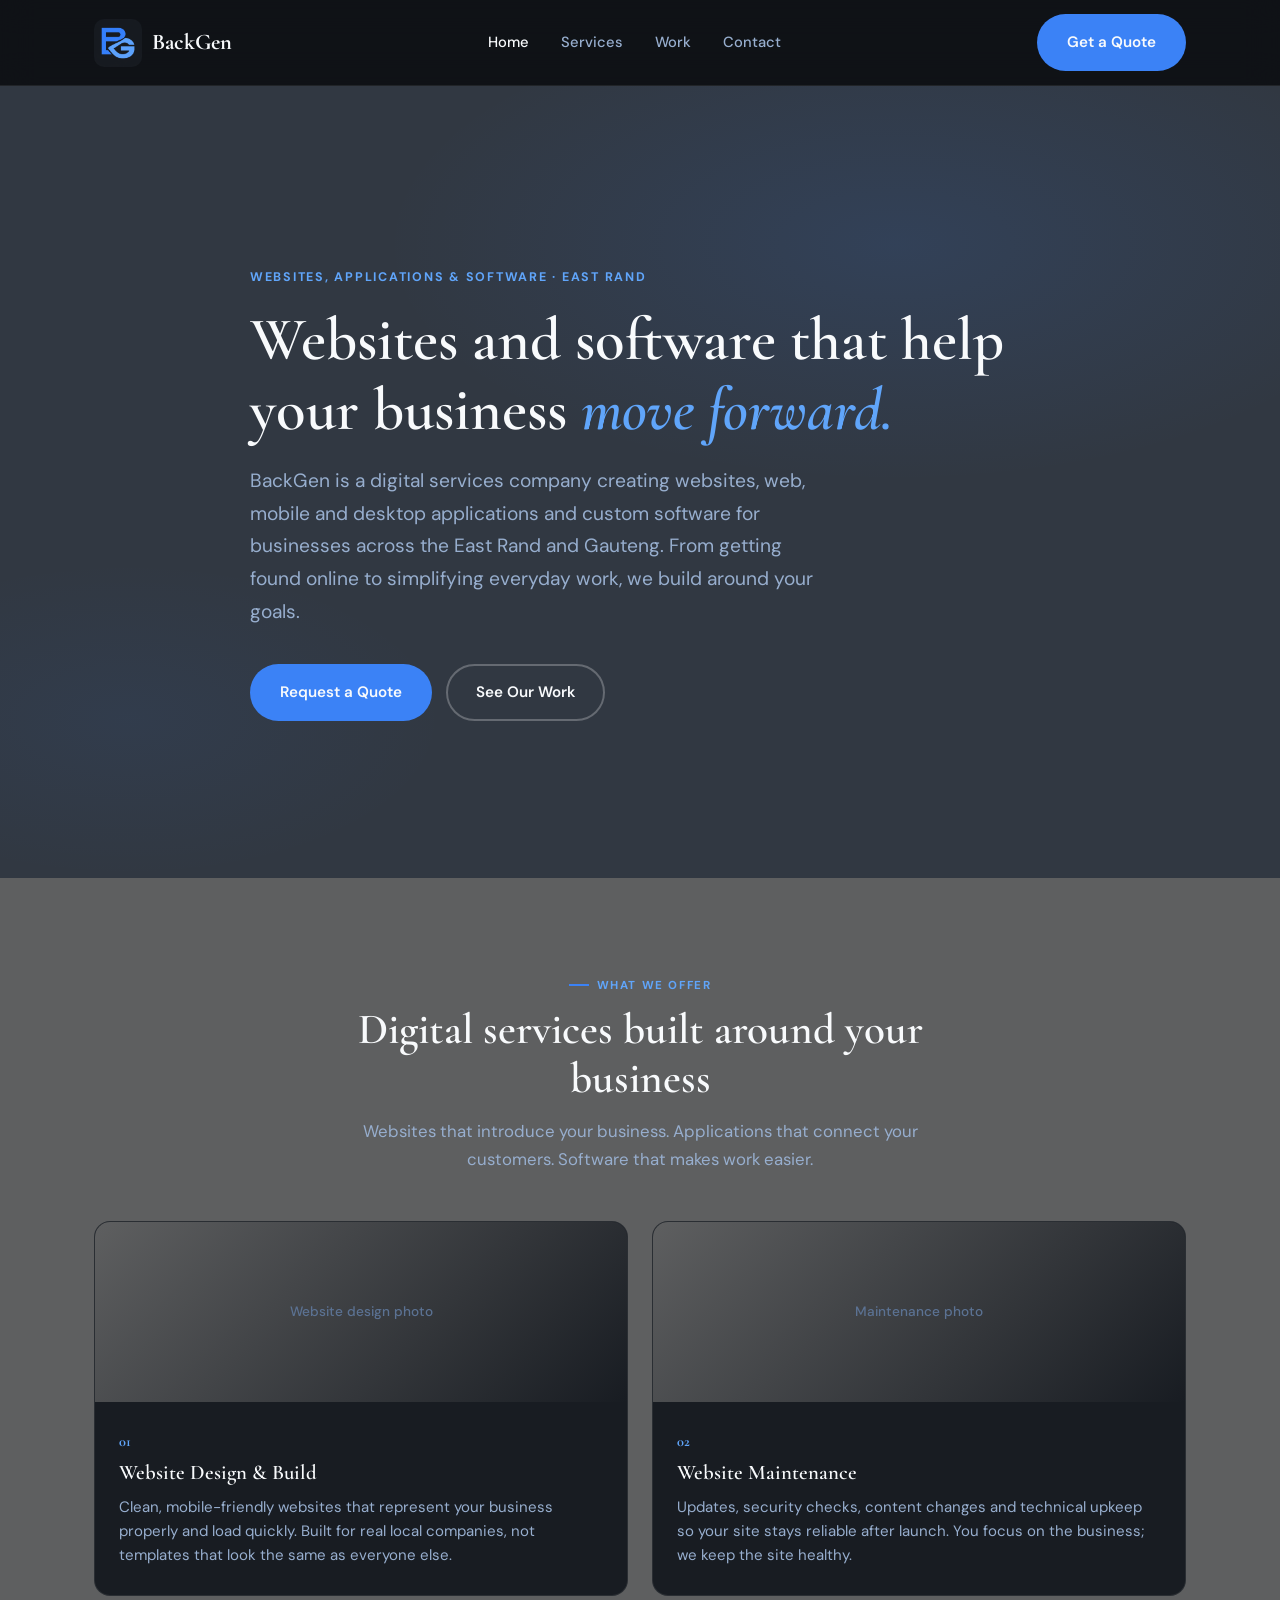
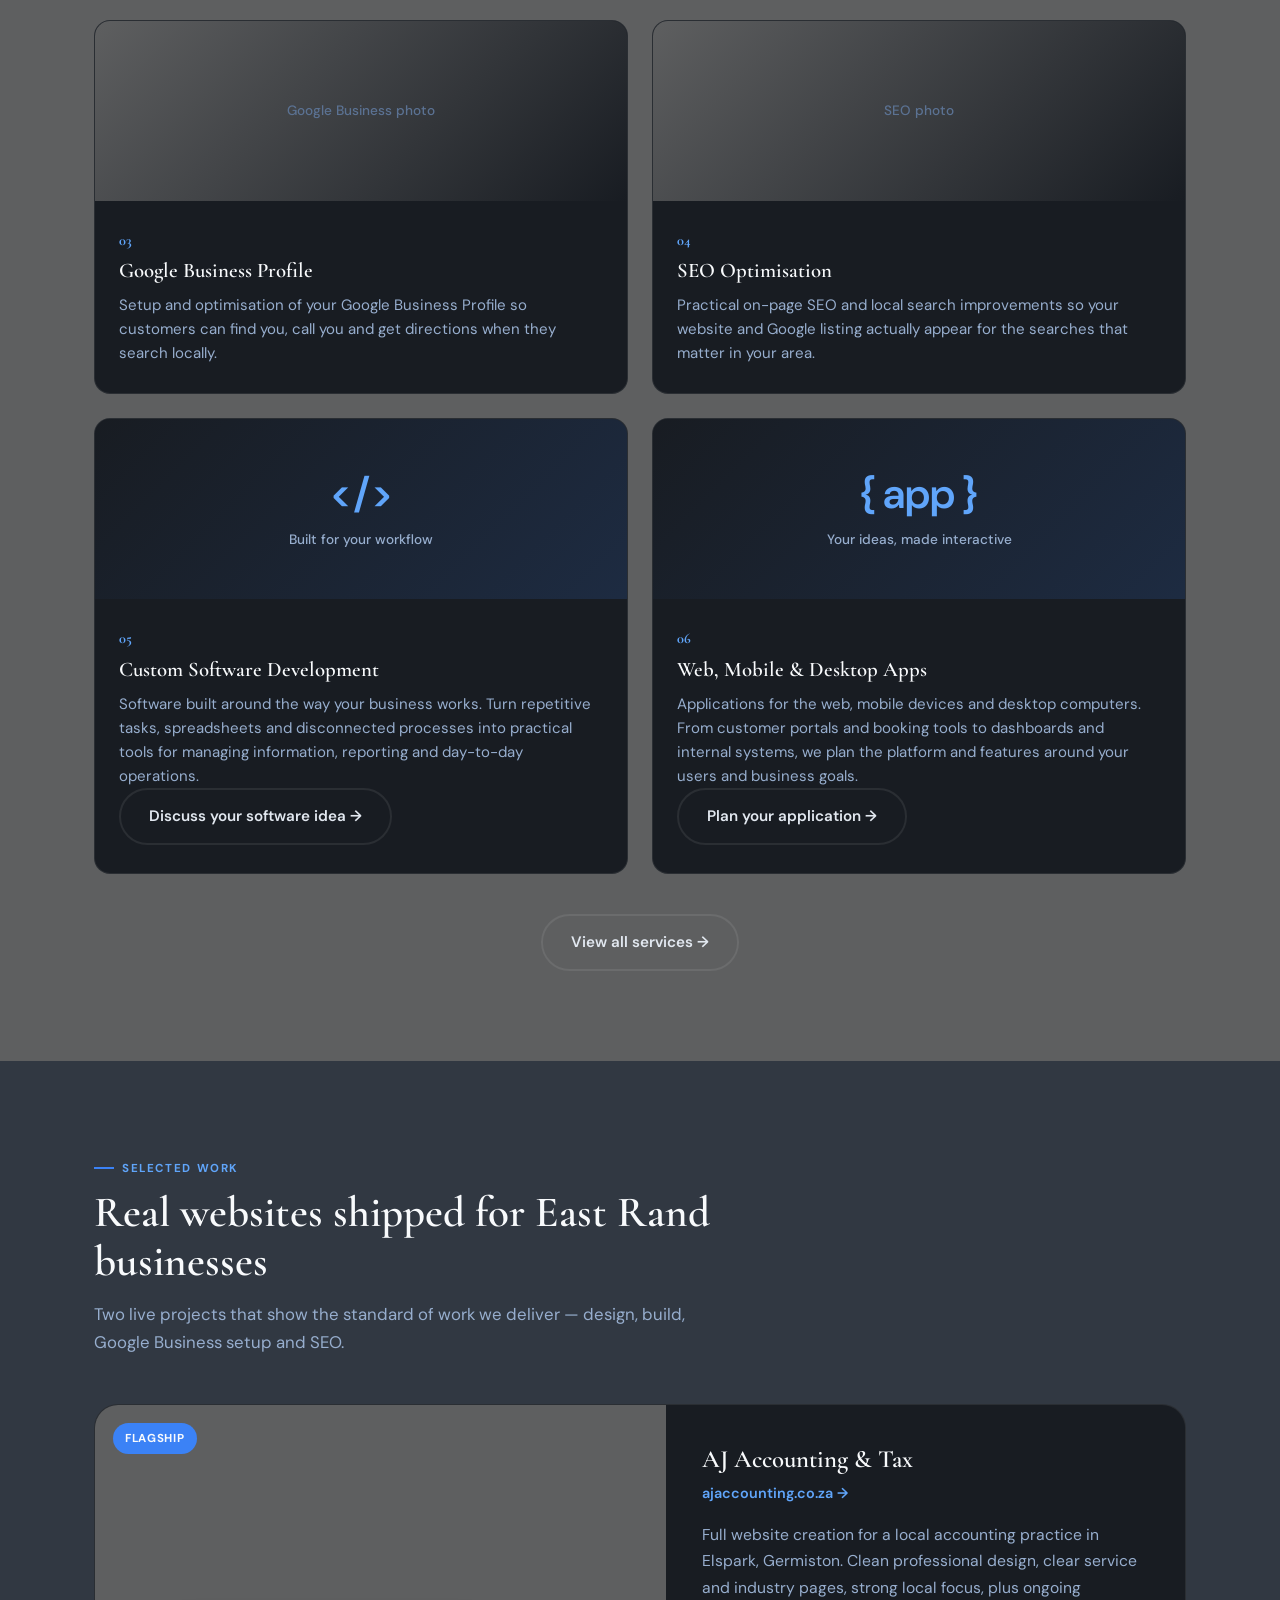
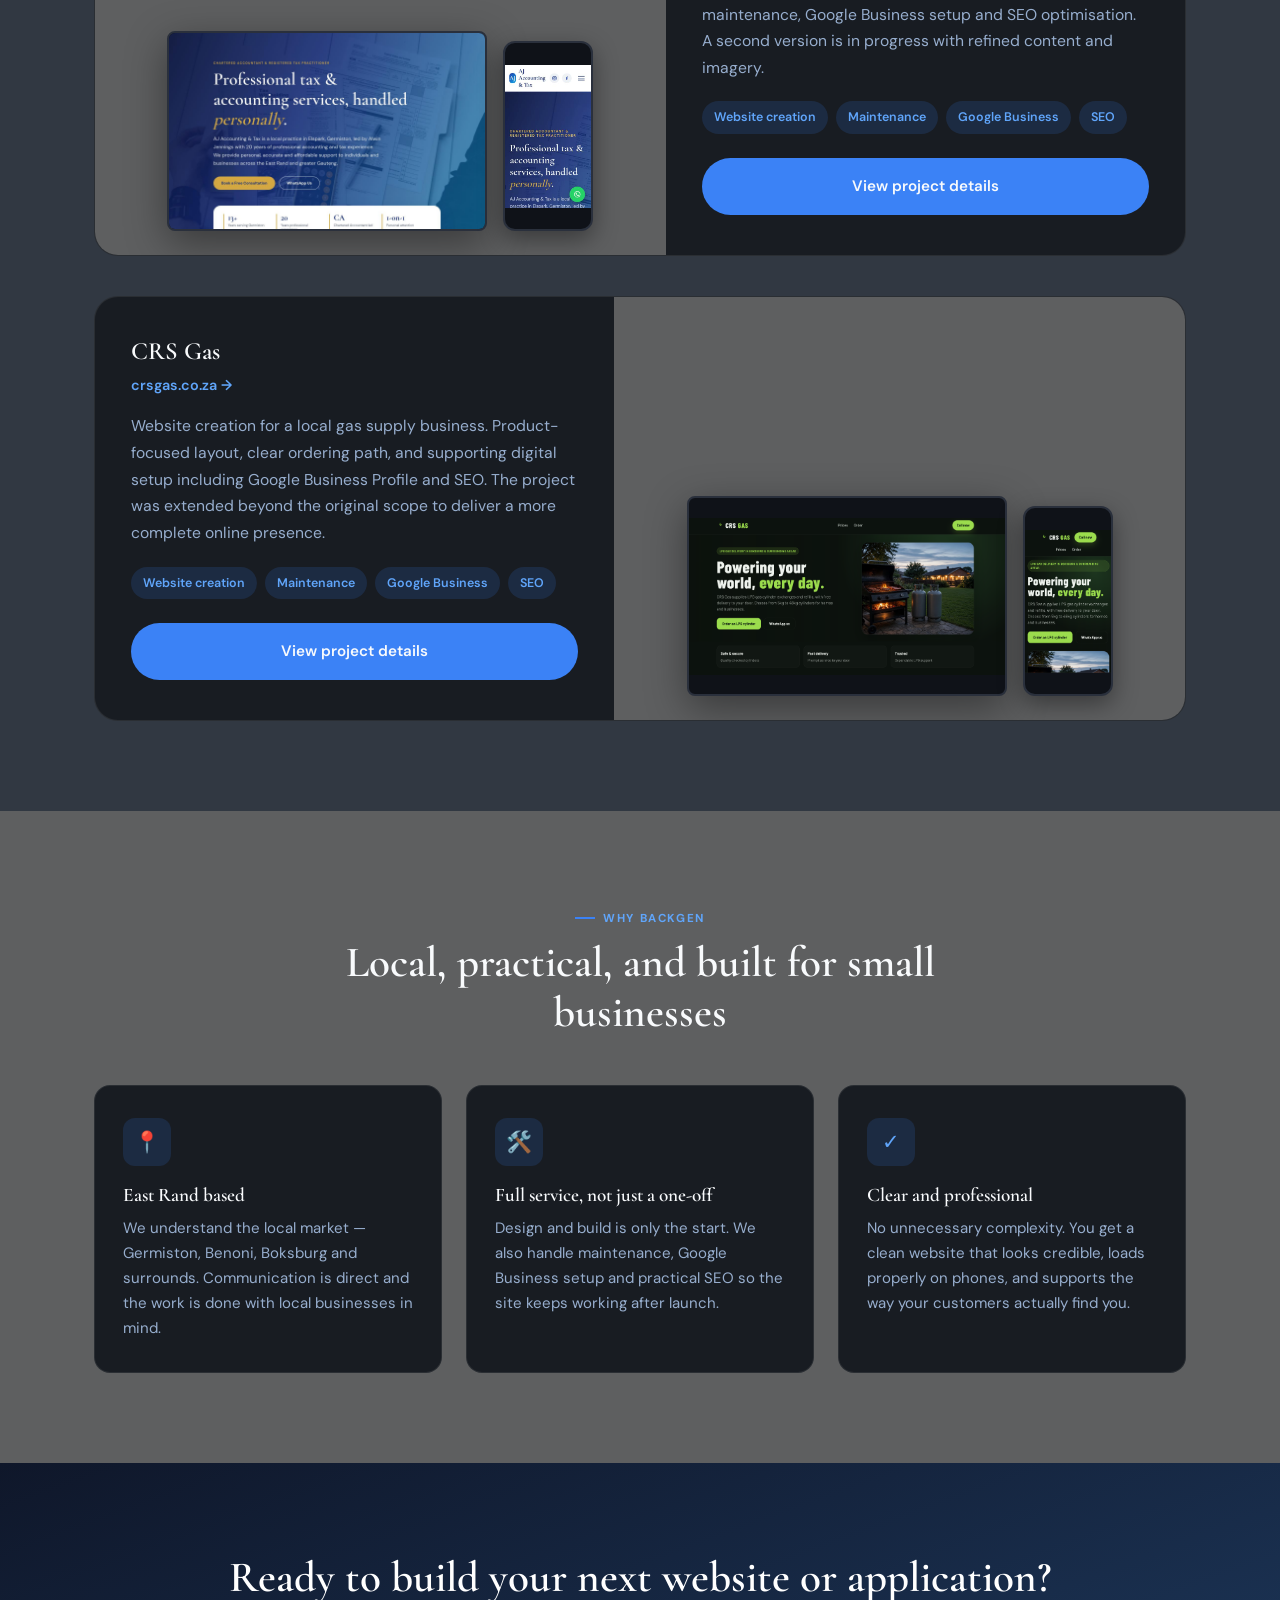
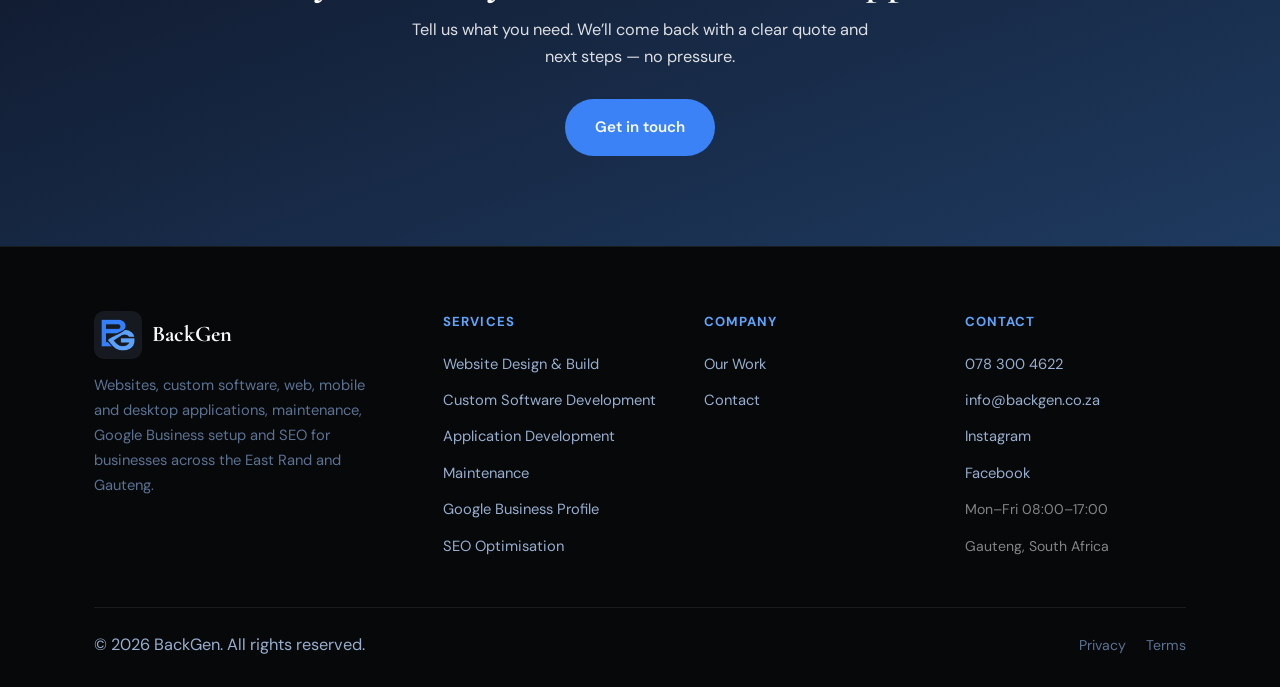
<file: index.html>
<!DOCTYPE html>
<html lang="en-ZA">
<head>
  <meta charset="UTF-8" />
  <meta name="viewport" content="width=device-width, initial-scale=1.0" />
  <title>BackGen | Websites, Applications & Custom Software</title>
  <meta name="description" content="BackGen creates websites, web, mobile and desktop applications and custom business software, with maintenance, Google Business setup and SEO across the East Rand and Gauteng." />
  <meta name="keywords" content="website design Germiston, web designer Benoni, Google Business Profile East Rand, SEO Germiston, small business website Gauteng" />
  <link rel="canonical" href="https://backgen.co.za/" />
  <meta property="og:title" content="BackGen | Websites, Applications & Custom Software" />
  <meta property="og:description" content="Websites, web, mobile and desktop applications and custom software for East Rand businesses, backed by maintenance, Google Business setup and SEO." />
  <meta property="og:type" content="website" />
  <meta property="og:url" content="https://backgen.co.za/" />
  <link rel="preconnect" href="https://fonts.googleapis.com" />
  <link rel="preconnect" href="https://fonts.gstatic.com" crossorigin />
  <link rel="describedby" href="/llms.txt" type="text/plain" />
  <link rel="sitemap" href="/sitemap.xml" type="application/xml" />
  <link rel="stylesheet" href="styles.css" />
  <link rel="icon" type="image/png" href="/assets/backgen-logo.png" />
  <link rel="apple-touch-icon" href="/assets/backgen-logo.png" />
  <meta property="og:image" content="https://backgen.co.za/assets/backgen-logo.png" />
  <meta property="og:image:alt" content="BackGen blue BG monogram on charcoal" />
  <meta name="twitter:card" content="summary" />
  <meta name="twitter:image" content="https://backgen.co.za/assets/backgen-logo.png" />
  <script type="application/ld+json">
{
  "@context": "https://schema.org",
  "@type": "Organization",
  "@id": "https://backgen.co.za/#organization",
  "name": "BackGen",
  "url": "https://backgen.co.za/",
  "logo": "https://backgen.co.za/assets/backgen-logo.png",
  "description": "Digital services company creating websites, custom software and web, mobile and desktop applications for businesses across the East Rand and Gauteng.",
  "email": "info@backgen.co.za",
  "telephone": "+27783004622",
  "sameAs": [
    "https://www.instagram.com/backgen/",
    "https://www.facebook.com/profile.php?id=61590956095185"
  ]
}
  </script>
</head>
<body>

  <!-- Navigation -->
  <header class="site-nav">
    <div class="nav-inner">
      <a href="index.html" class="logo"><img class="brand-mark" src="assets/backgen-logo.png" alt="" width="48" height="48" /> BackGen</a>
      <nav class="nav-links">
        <a href="index.html" class="active">Home</a>
        <a href="services.html">Services</a>
        <a href="work.html">Work</a>
        <a href="contact.html">Contact</a>
      </nav>
      <div class="nav-right">
        <a href="contact.html" class="btn btn-navy">Get a Quote</a>
        <button class="hamburger" id="hamburger" aria-label="Open menu" aria-expanded="false">
          <span></span><span></span><span></span>
        </button>
      </div>
    </div>
  </header>

  <div class="mobile-menu" id="mobileMenu">
    <div class="mobile-menu-top">
      <a href="index.html" class="logo"><img class="brand-mark" src="assets/backgen-logo.png" alt="" width="48" height="48" /> BackGen</a>
      <button class="mobile-menu-close" id="mobileClose" aria-label="Close menu">&times;</button>
    </div>
    <nav>
      <a href="index.html">Home</a>
      <a href="services.html">Services</a>
      <a href="work.html">Work</a>
      <a href="contact.html">Contact</a>
    </nav>
    <a href="contact.html" class="btn btn-primary">Get a Quote</a>
  </div>

  <main>
    <!-- Hero -->
    <section class="hero">
      <div class="hero-bg" aria-hidden="true"></div>
      <div class="hero-inner">
        <p class="hero-eyebrow">Websites, Applications & Software · East Rand</p>
        <h1>Websites and software that help your business <em>move forward.</em></h1>
        <p class="hero-sub">BackGen is a digital services company creating websites, web, mobile and desktop applications and custom software for businesses across the East Rand and Gauteng. From getting found online to simplifying everyday work, we build around your goals.</p>
        <div class="hero-ctas">
          <a href="contact.html" class="btn btn-primary">Request a Quote</a>
          <a href="work.html" class="btn btn-outline">See Our Work</a>
        </div>
      </div>
    </section>

    <!-- Services overview -->
    <section class="py bg-grey">
      <div class="container">
        <div class="section-head center">
          <span class="eyebrow">What we offer</span>
          <h2>Digital services built around your business</h2>
          <p>Websites that introduce your business. Applications that connect your customers. Software that makes work easier.</p>
        </div>
        <div class="service-grid">
          <article class="service-card reveal">
            <div class="img-wrap placeholder">Website design photo</div>
            <div class="body">
              <span class="num">01</span>
              <h3>Website Design & Build</h3>
              <p>Clean, mobile-friendly websites that represent your business properly and load quickly. Built for real local companies, not templates that look the same as everyone else.</p>
            </div>
          </article>
          <article class="service-card reveal">
            <div class="img-wrap placeholder">Maintenance photo</div>
            <div class="body">
              <span class="num">02</span>
              <h3>Website Maintenance</h3>
              <p>Updates, security checks, content changes and technical upkeep so your site stays reliable after launch. You focus on the business; we keep the site healthy.</p>
            </div>
          </article>
          <article class="service-card reveal">
            <div class="img-wrap placeholder">Google Business photo</div>
            <div class="body">
              <span class="num">03</span>
              <h3>Google Business Profile</h3>
              <p>Setup and optimisation of your Google Business Profile so customers can find you, call you and get directions when they search locally.</p>
            </div>
          </article>
          <article class="service-card reveal">
            <div class="img-wrap placeholder">SEO photo</div>
            <div class="body">
              <span class="num">04</span>
              <h3>SEO Optimisation</h3>
              <p>Practical on-page SEO and local search improvements so your website and Google listing actually appear for the searches that matter in your area.</p>
            </div>
          </article>
          <article class="service-card reveal" id="software-development">
            <div class="img-wrap software-visual" aria-hidden="true"><span>&lt;/&gt;</span><span>Built for your workflow</span></div>
            <div class="body">
              <span class="num">05</span>
              <h3>Custom Software Development</h3>
              <p>Software built around the way your business works. Turn repetitive tasks, spreadsheets and disconnected processes into practical tools for managing information, reporting and day-to-day operations.</p>
              <a href="contact.html" class="btn btn-ghost">Discuss your software idea →</a>
            </div>
          </article>
          <article class="service-card reveal" id="web-applications">
            <div class="img-wrap software-visual" aria-hidden="true"><span>{ app }</span><span>Your ideas, made interactive</span></div>
            <div class="body">
              <span class="num">06</span>
              <h3>Web, Mobile & Desktop Apps</h3>
              <p>Applications for the web, mobile devices and desktop computers. From customer portals and booking tools to dashboards and internal systems, we plan the platform and features around your users and business goals.</p>
              <a href="contact.html" class="btn btn-ghost">Plan your application →</a>
            </div>
          </article>
        </div>
        <div style="text-align:center; margin-top:40px;">
          <a href="services.html" class="btn btn-ghost">View all services →</a>
        </div>
      </div>
    </section>

    <!-- Portfolio highlight -->
    <section class="py">
      <div class="container">
        <div class="section-head">
          <span class="eyebrow">Selected work</span>
          <h2>Real websites shipped for East Rand businesses</h2>
          <p>Two live projects that show the standard of work we deliver — design, build, Google Business setup and SEO.</p>
        </div>

        <div class="work-grid">
          <!-- Flagship: AJ Accounting -->
          <article class="work-card reveal">
            <div class="work-visual" data-lightbox
                 data-title="AJ Accounting & Tax"
                 data-url="ajaccounting.co.za"
                 data-desktop-image="./AJScreenshot.jpg"
                 data-mobile-image="./AJScreenshotMobile.jpg">
              <span class="flag">Flagship</span>
              <div class="mockup-stack">
                <div class="mockup-desktop"><img src="./AJScreenshot.jpg" alt="AJ Accounting & Tax desktop website preview"></div>
                <div class="mockup-mobile"><img src="./AJScreenshotMobile.jpg" alt="AJ Accounting & Tax mobile website preview"></div>
              </div>
              <span class="expand-hint">Click to expand</span>
            </div>
            <div class="work-body">
              <h3>AJ Accounting & Tax</h3>
              <a href="https://ajaccounting.co.za" target="_blank" rel="noopener" class="client-url">ajaccounting.co.za →</a>
              <p>Full website creation for a local accounting practice in Elspark, Germiston. Clean professional design, clear service and industry pages, strong local focus, plus ongoing maintenance, Google Business setup and SEO optimisation. A second version is in progress with refined content and imagery.</p>
              <div class="work-tags">
                <span>Website creation</span>
                <span>Maintenance</span>
                <span>Google Business</span>
                <span>SEO</span>
              </div>
              <a href="work.html" class="btn btn-navy">View project details</a>
            </div>
          </article>

          <!-- CRS Gas -->
          <article class="work-card reverse reveal">
            <div class="work-visual" data-lightbox
                 data-title="CRS Gas"
                 data-url="crsgas.co.za"
                 data-desktop-image="./CRSgas.png"
                 data-mobile-image="./CRSgasMobile.png">
              <div class="mockup-stack">
                <div class="mockup-desktop"><img src="./CRSgas.png" alt="CRS Gas desktop website preview"></div>
                <div class="mockup-mobile"><img src="./CRSgasMobile.png" alt="CRS Gas mobile website preview"></div>
              </div>
              <span class="expand-hint">Click to expand</span>
            </div>
            <div class="work-body">
              <h3>CRS Gas</h3>
              <a href="https://crsgas.co.za" target="_blank" rel="noopener" class="client-url">crsgas.co.za →</a>
              <p>Website creation for a local gas supply business. Product-focused layout, clear ordering path, and supporting digital setup including Google Business Profile and SEO. The project was extended beyond the original scope to deliver a more complete online presence.</p>
              <div class="work-tags">
                <span>Website creation</span>
                <span>Maintenance</span>
                <span>Google Business</span>
                <span>SEO</span>
              </div>
              <a href="work.html" class="btn btn-navy">View project details</a>
            </div>
          </article>
        </div>
      </div>
    </section>

    <!-- Why BackGen -->
    <section class="py bg-grey">
      <div class="container">
        <div class="section-head center">
          <span class="eyebrow">Why BackGen</span>
          <h2>Local, practical, and built for small businesses</h2>
        </div>
        <div class="why-grid">
          <div class="why-card reveal">
            <div class="icon">📍</div>
            <h3>East Rand based</h3>
            <p>We understand the local market — Germiston, Benoni, Boksburg and surrounds. Communication is direct and the work is done with local businesses in mind.</p>
          </div>
          <div class="why-card reveal">
            <div class="icon">🛠️</div>
            <h3>Full service, not just a one-off</h3>
            <p>Design and build is only the start. We also handle maintenance, Google Business setup and practical SEO so the site keeps working after launch.</p>
          </div>
          <div class="why-card reveal">
            <div class="icon">✓</div>
            <h3>Clear and professional</h3>
            <p>No unnecessary complexity. You get a clean website that looks credible, loads properly on phones, and supports the way your customers actually find you.</p>
          </div>
        </div>
      </div>
    </section>

    <!-- CTA -->
    <section class="py bg-navy">
      <div class="container" style="text-align:center;">
        <h2 style="color:#fff; margin-bottom:14px;">Ready to build your next website or application?</h2>
        <p style="max-width:480px; margin:0 auto 28px; color:rgba(255,255,255,0.85);">Tell us what you need. We’ll come back with a clear quote and next steps — no pressure.</p>
        <a href="contact.html" class="btn btn-primary">Get in touch</a>
      </div>
    </section>
  </main>

  <!-- Footer -->
  <footer class="footer">
    <div class="container">
      <div class="footer-grid">
        <div class="footer-brand">
          <a href="index.html" class="logo"><img class="brand-mark" src="assets/backgen-logo.png" alt="" width="48" height="48" /> BackGen</a>
          <p>Websites, custom software, web, mobile and desktop applications, maintenance, Google Business setup and SEO for businesses across the East Rand and Gauteng.</p>
        </div>
        <div class="footer-col">
          <h5>Services</h5>
          <ul>
            <li><a href="services.html">Website Design & Build</a></li>
            <li><a href="services.html#software-development">Custom Software Development</a></li>
            <li><a href="services.html#web-applications">Application Development</a></li>
            <li><a href="services.html">Maintenance</a></li>
            <li><a href="services.html">Google Business Profile</a></li>
            <li><a href="services.html">SEO Optimisation</a></li>
          </ul>
        </div>
        <div class="footer-col">
          <h5>Company</h5>
          <ul>
            <li><a href="work.html">Our Work</a></li>
            <li><a href="contact.html">Contact</a></li>
          </ul>
        </div>
        <div class="footer-col">
          <h5>Contact</h5>
          <ul>
            <li><a href="tel:0783004622">078 300 4622</a></li>
            <li><a href="mailto:info@backgen.co.za">info@backgen.co.za</a></li>
            <li><a href="https://www.instagram.com/backgen/" target="_blank" rel="noopener">Instagram</a></li>
            <li><a href="https://www.facebook.com/profile.php?id=61590956095185" target="_blank" rel="noopener">Facebook</a></li>
            <li><span style="color:rgba(255,255,255,0.5); font-size:0.88rem;">Mon–Fri 08:00–17:00</span></li>
            <li><span style="color:rgba(255,255,255,0.5); font-size:0.88rem;">Gauteng, South Africa</span></li>
          </ul>
        </div>
      </div>
      <div class="footer-bottom">
        <p>© 2026 BackGen. All rights reserved.</p>
        <div class="footer-bottom-links">
          <a href="privacy.html">Privacy</a>
          <a href="terms.html">Terms</a>
        </div>
      </div>
    </div>
  </footer>


  <!-- Lightbox -->
  <div class="lightbox" id="lightbox" role="dialog" aria-modal="true" aria-label="Project preview">
    <div class="lightbox-content">
      <button class="lightbox-close" id="lightboxClose" aria-label="Close">&times;</button>
      <h3 class="lightbox-title" id="lightboxTitle">Project</h3>
      <a class="lightbox-url" id="lightboxUrl" href="#" target="_blank" rel="noopener"></a>
      <div class="lightbox-views">
        <div>
          <div class="lightbox-desktop" id="lightboxDesktop">Desktop view</div>
          <p class="lightbox-label">Desktop</p>
        </div>
        <div>
          <div class="lightbox-mobile" id="lightboxMobile">Mobile view</div>
          <p class="lightbox-label">Mobile</p>
        </div>
      </div>
    </div>
  </div>

  <script src="site.js"></script>
</body>
</html>
</file>
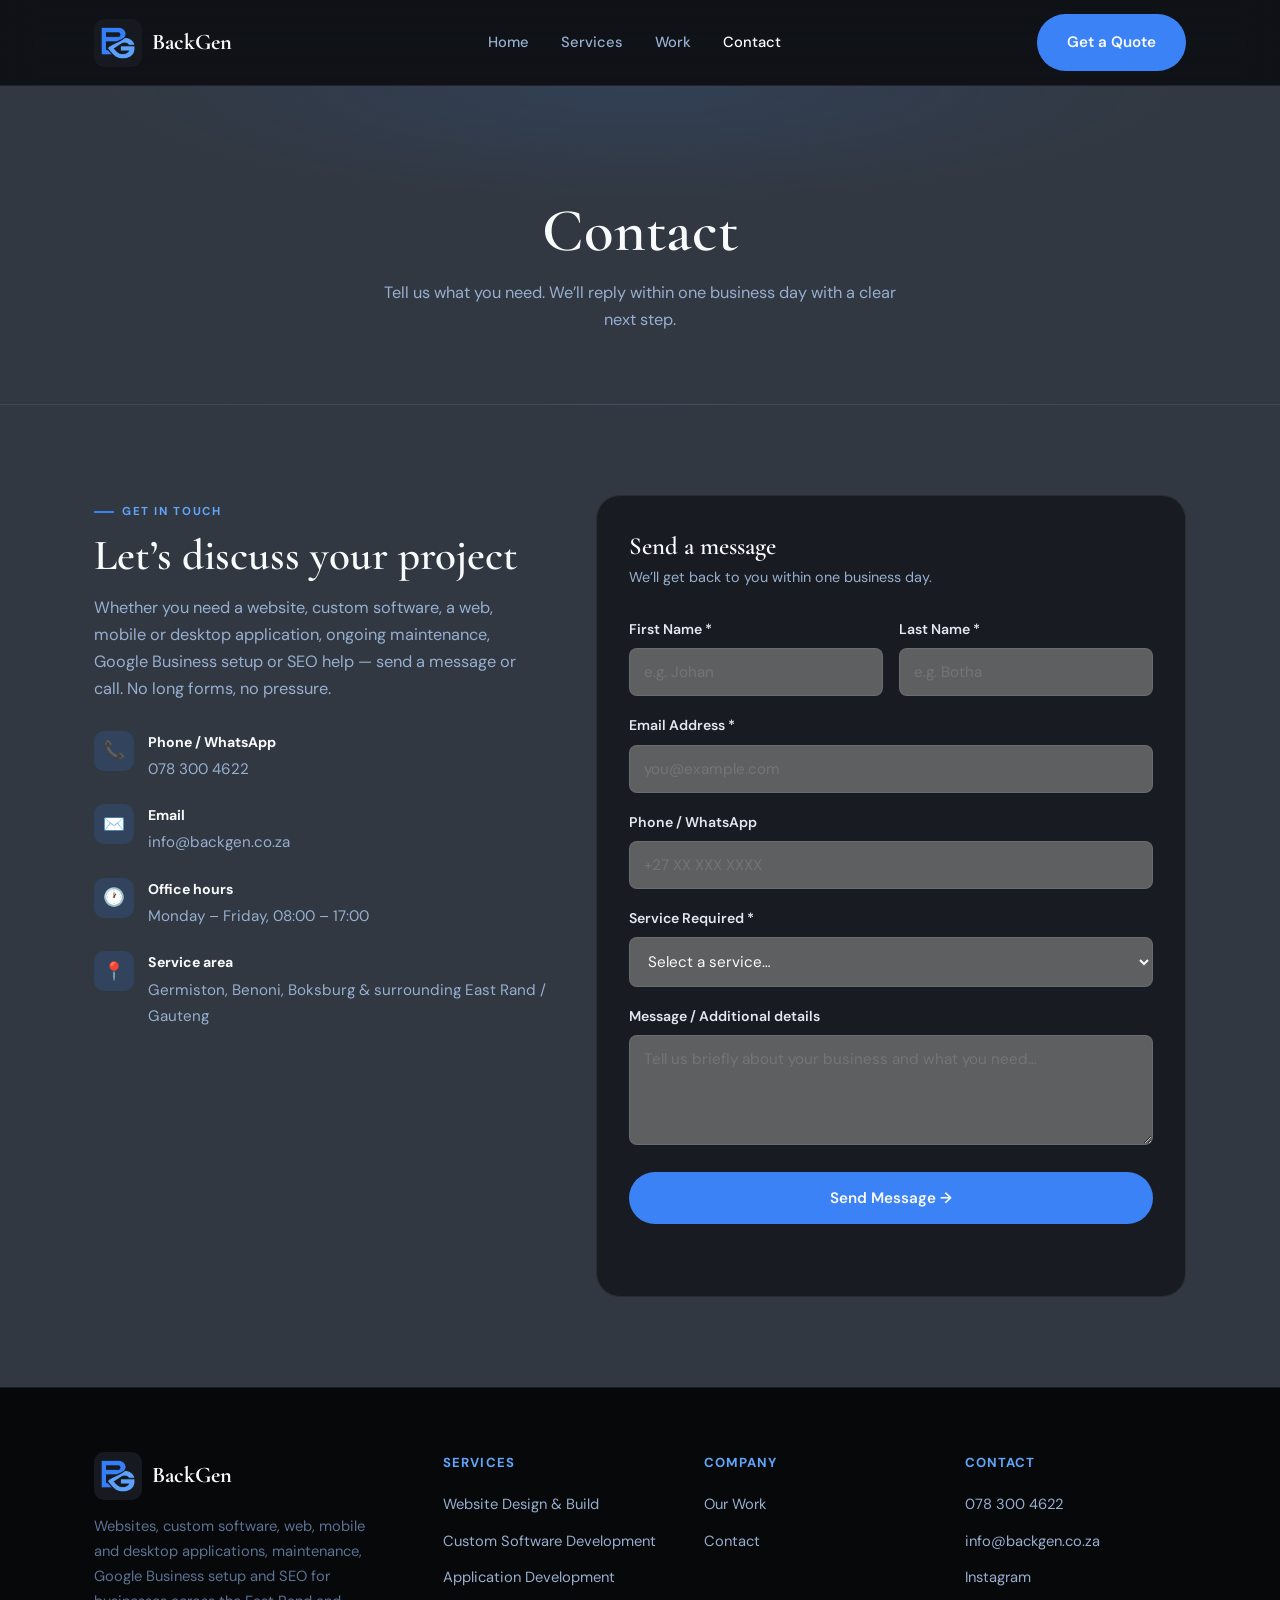
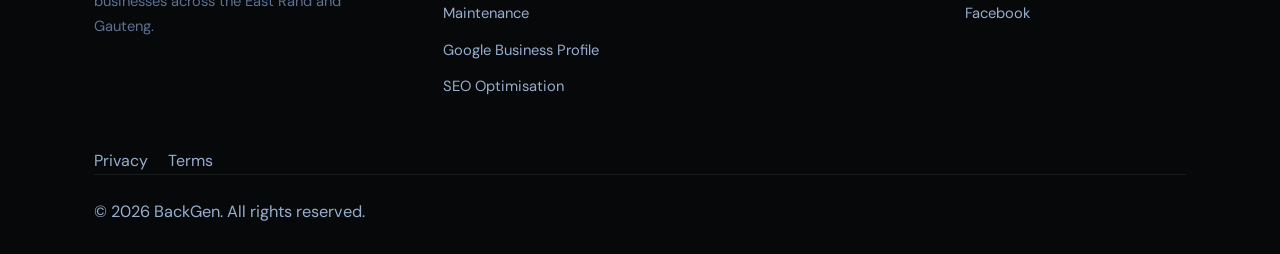
<file: contact.html>
<!DOCTYPE html>
<html lang="en-ZA">
<head>
  <meta charset="UTF-8" />
  <meta name="viewport" content="width=device-width, initial-scale=1.0" />
  <title>Contact | BackGen — Request a Quote</title>
  <meta name="description" content="Contact BackGen for website design, custom software, web, mobile and desktop applications, maintenance, Google Business setup or SEO. Based on the East Rand, Gauteng." />
  <link rel="canonical" href="https://backgen.co.za/contact.html" />
  <link rel="describedby" href="/llms.txt" type="text/plain" />
  <link rel="sitemap" href="/sitemap.xml" type="application/xml" />
  <link rel="stylesheet" href="styles.css" />
  <link rel="icon" type="image/png" href="/assets/backgen-logo.png" />
  <link rel="apple-touch-icon" href="/assets/backgen-logo.png" />
  <meta property="og:image" content="https://backgen.co.za/assets/backgen-logo.png" />
  <meta property="og:image:alt" content="BackGen blue BG monogram on charcoal" />
  <meta name="twitter:card" content="summary" />
  <meta name="twitter:image" content="https://backgen.co.za/assets/backgen-logo.png" />
</head>
<body>

  <header class="site-nav">
    <div class="nav-inner">
      <a href="index.html" class="logo"><img class="brand-mark" src="assets/backgen-logo.png" alt="" width="48" height="48" /> BackGen</a>
      <nav class="nav-links">
        <a href="index.html">Home</a>
        <a href="services.html">Services</a>
        <a href="work.html">Work</a>
        <a href="contact.html" class="active">Contact</a>
      </nav>
      <div class="nav-right">
        <a href="contact.html" class="btn btn-navy">Get a Quote</a>
        <button class="hamburger" id="hamburger" aria-label="Open menu" aria-expanded="false">
          <span></span><span></span><span></span>
        </button>
      </div>
    </div>
  </header>

  <div class="mobile-menu" id="mobileMenu">
    <div class="mobile-menu-top">
      <a href="index.html" class="logo"><img class="brand-mark" src="assets/backgen-logo.png" alt="" width="48" height="48" /> BackGen</a>
      <button class="mobile-menu-close" id="mobileClose" aria-label="Close menu">&times;</button>
    </div>
    <nav>
      <a href="index.html">Home</a>
      <a href="services.html">Services</a>
      <a href="work.html">Work</a>
      <a href="contact.html">Contact</a>
    </nav>
    <a href="contact.html" class="btn btn-primary">Get a Quote</a>
  </div>

  <main>
    <section class="page-header">
      <div class="container">
        <h1>Contact</h1>
        <p>Tell us what you need. We’ll reply within one business day with a clear next step.</p>
      </div>
    </section>

    <section class="py">
      <div class="container">
        <div class="contact-grid">

          <div class="reveal">
            <span class="eyebrow">Get in touch</span>
            <h2 style="margin-top:10px;">Let’s discuss your project</h2>
            <p style="margin-top:14px;">Whether you need a website, custom software, a web, mobile or desktop application, ongoing maintenance, Google Business setup or SEO help — send a message or call. No long forms, no pressure.</p>

            <div class="contact-details">
              <div class="contact-item">
                <div class="contact-item-icon">📞</div>
                <div>
                  <strong>Phone / WhatsApp</strong>
                  <a href="tel:0783004622">078 300 4622</a>
                </div>
              </div>
              <div class="contact-item">
                <div class="contact-item-icon">✉️</div>
                <div>
                  <strong>Email</strong>
                  <a href="mailto:info@backgen.co.za">info@backgen.co.za</a>
                </div>
              </div>
              <div class="contact-item">
                <div class="contact-item-icon">🕐</div>
                <div>
                  <strong>Office hours</strong>
                  <span>Monday – Friday, 08:00 – 17:00</span>
                </div>
              </div>
              <div class="contact-item">
                <div class="contact-item-icon">📍</div>
                <div>
                  <strong>Service area</strong>
                  <span>Germiston, Benoni, Boksburg & surrounding East Rand / Gauteng</span>
                </div>
              </div>
            </div>
          </div>

          <div class="form-card reveal">
            <h3 style="margin-bottom:6px;">Send a message</h3>
            <p style="font-size:0.9rem; margin-bottom:28px;">We’ll get back to you within one business day.</p>

            <form id="contactForm" novalidate aria-label="Contact form">
              <div class="form-row">
                <div class="form-group">
                  <label for="firstName">First Name *</label>
                  <input type="text" id="firstName" name="firstName" placeholder="e.g. Johan" required autocomplete="given-name" />
                </div>
                <div class="form-group">
                  <label for="lastName">Last Name *</label>
                  <input type="text" id="lastName" name="lastName" placeholder="e.g. Botha" required autocomplete="family-name" />
                </div>
              </div>

              <div class="form-group">
                <label for="email">Email Address *</label>
                <input type="email" id="email" name="email" placeholder="you@example.com" required autocomplete="email" />
              </div>

              <div class="form-group">
                <label for="phone">Phone / WhatsApp</label>
                <input type="tel" id="phone" name="phone" placeholder="+27 XX XXX XXXX" autocomplete="tel" />
              </div>

              <div class="form-group">
                <label for="service">Service Required *</label>
                <select id="service" name="service" required>
                  <option value="" disabled selected>Select a service…</option>
                  <option value="website">Website Design & Build</option>
                  <option value="software">Custom Software Development</option>
                  <option value="web-application">Web Application Development</option>
                  <option value="mobile-application">Mobile Application Development</option>
                  <option value="desktop-application">Desktop Application Development</option>
                  <option value="maintenance">Website Maintenance</option>
                  <option value="google-business">Google Business Profile</option>
                  <option value="seo">SEO Optimisation</option>
                  <option value="package">Full package (website + Google + SEO)</option>
                  <option value="other">Other / Not sure yet</option>
                </select>
              </div>

              <div class="form-group">
                <label for="message">Message / Additional details</label>
                <textarea id="message" name="message" placeholder="Tell us briefly about your business and what you need…"></textarea>
              </div>

              <button type="submit" class="btn btn-primary" style="width:100%; justify-content:center;" id="submitBtn">
                Send Message →
              </button>

              <div class="form-status" id="formStatus" role="alert" aria-live="polite"></div>
            </form>
          </div>

        </div>
      </div>
    </section>
  </main>

  <footer class="footer">
    <div class="container">
      <div class="footer-grid">
        <div class="footer-brand">
          <a href="index.html" class="logo"><img class="brand-mark" src="assets/backgen-logo.png" alt="" width="48" height="48" /> BackGen</a>
          <p>Websites, custom software, web, mobile and desktop applications, maintenance, Google Business setup and SEO for businesses across the East Rand and Gauteng.</p>
        </div>
        <div class="footer-col">
          <h5>Services</h5>
          <ul>
            <li><a href="services.html">Website Design & Build</a></li>
            <li><a href="services.html#software-development">Custom Software Development</a></li>
            <li><a href="services.html#web-applications">Application Development</a></li>
            <li><a href="services.html">Maintenance</a></li>
            <li><a href="services.html">Google Business Profile</a></li>
            <li><a href="services.html">SEO Optimisation</a></li>
          </ul>
        </div>
        <div class="footer-col">
          <h5>Company</h5>
          <ul>
            <li><a href="work.html">Our Work</a></li>
            <li><a href="contact.html">Contact</a></li>
          </ul>
        </div>
        <div class="footer-col">
          <h5>Contact</h5>
          <ul>
            <li><a href="tel:0783004622">078 300 4622</a></li>
            <li><a href="mailto:info@backgen.co.za">info@backgen.co.za</a></li>
            <li><a href="https://www.instagram.com/backgen/" target="_blank" rel="noopener">Instagram</a></li>
            <li><a href="https://www.facebook.com/profile.php?id=61590956095185" target="_blank" rel="noopener">Facebook</a></li>
          </ul>
        </div>
      </div>
      <div class="footer-bottom-links"><a href="privacy.html">Privacy</a><a href="terms.html">Terms</a></div><div class="footer-bottom">
        <p>© 2026 BackGen. All rights reserved.</p>
      </div>
    </div>
  </footer>

  <script src="site.js"></script>
</body>
</html>
</file>
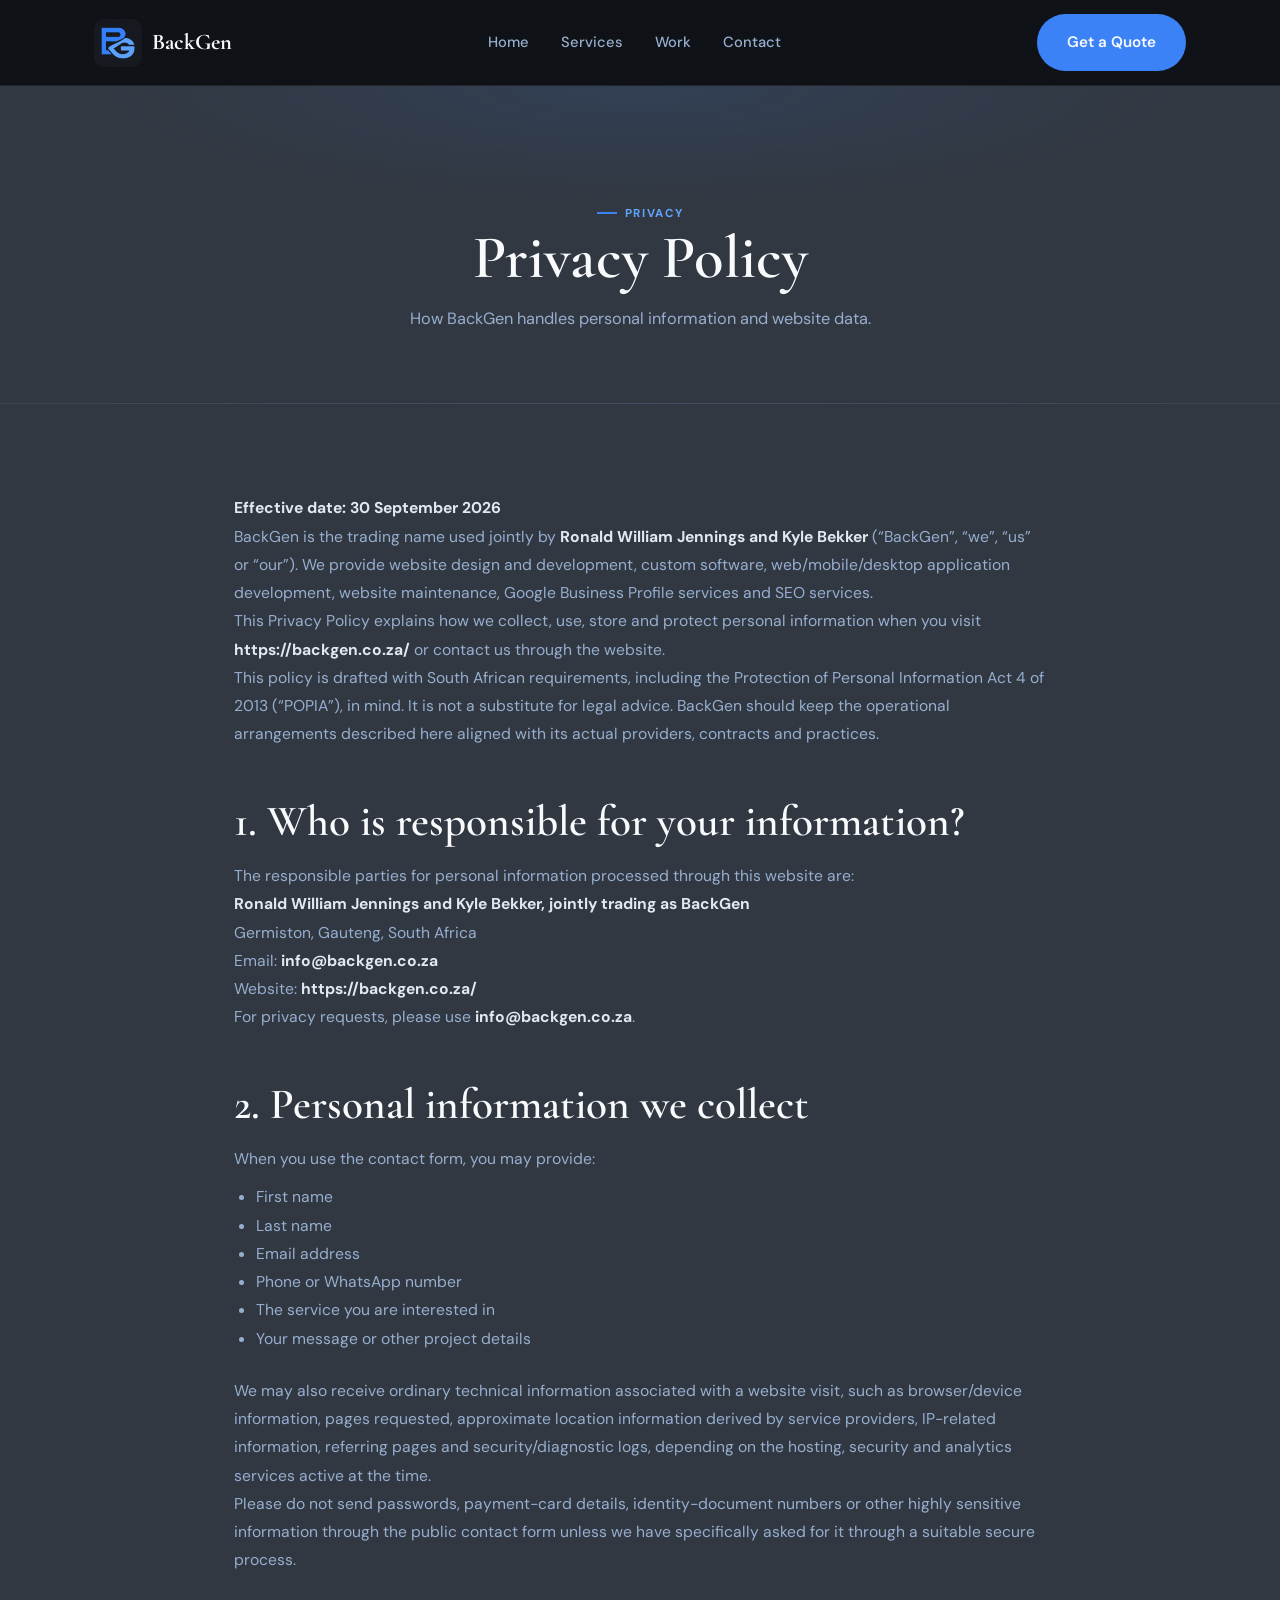
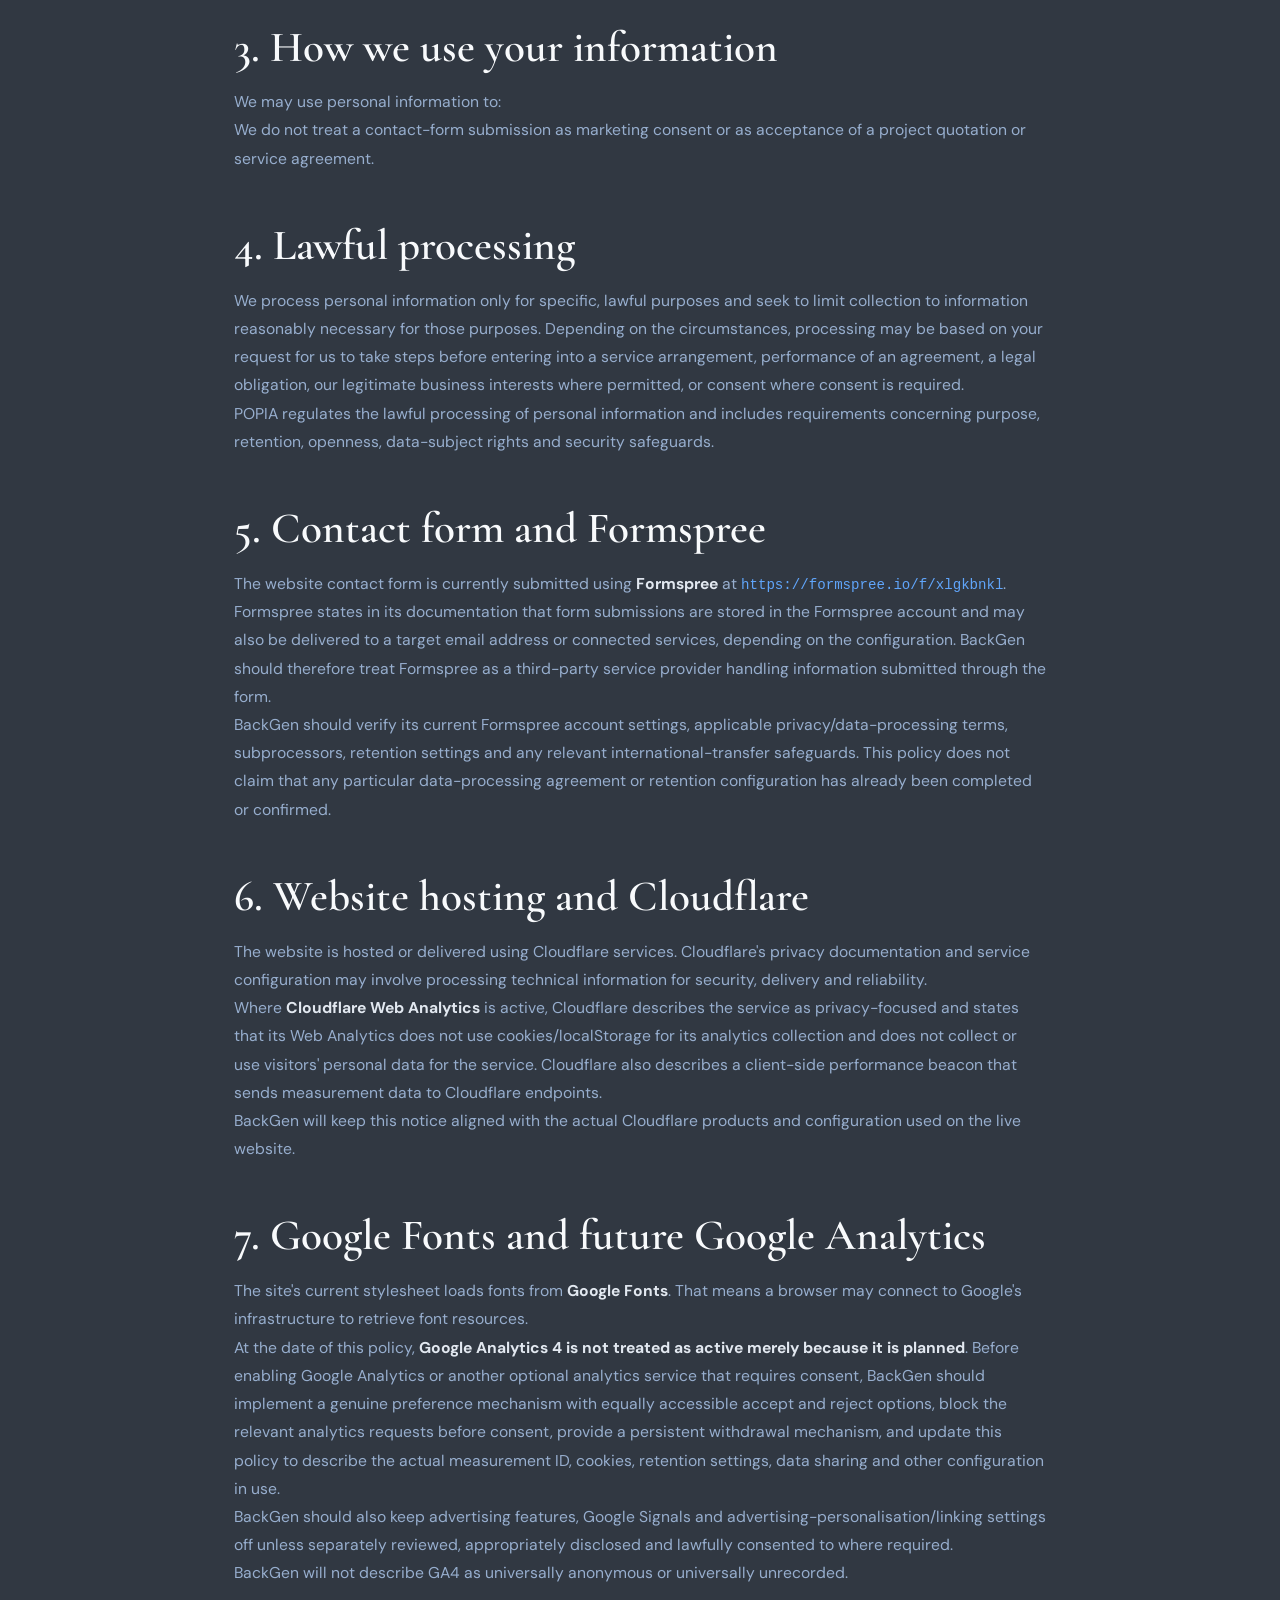
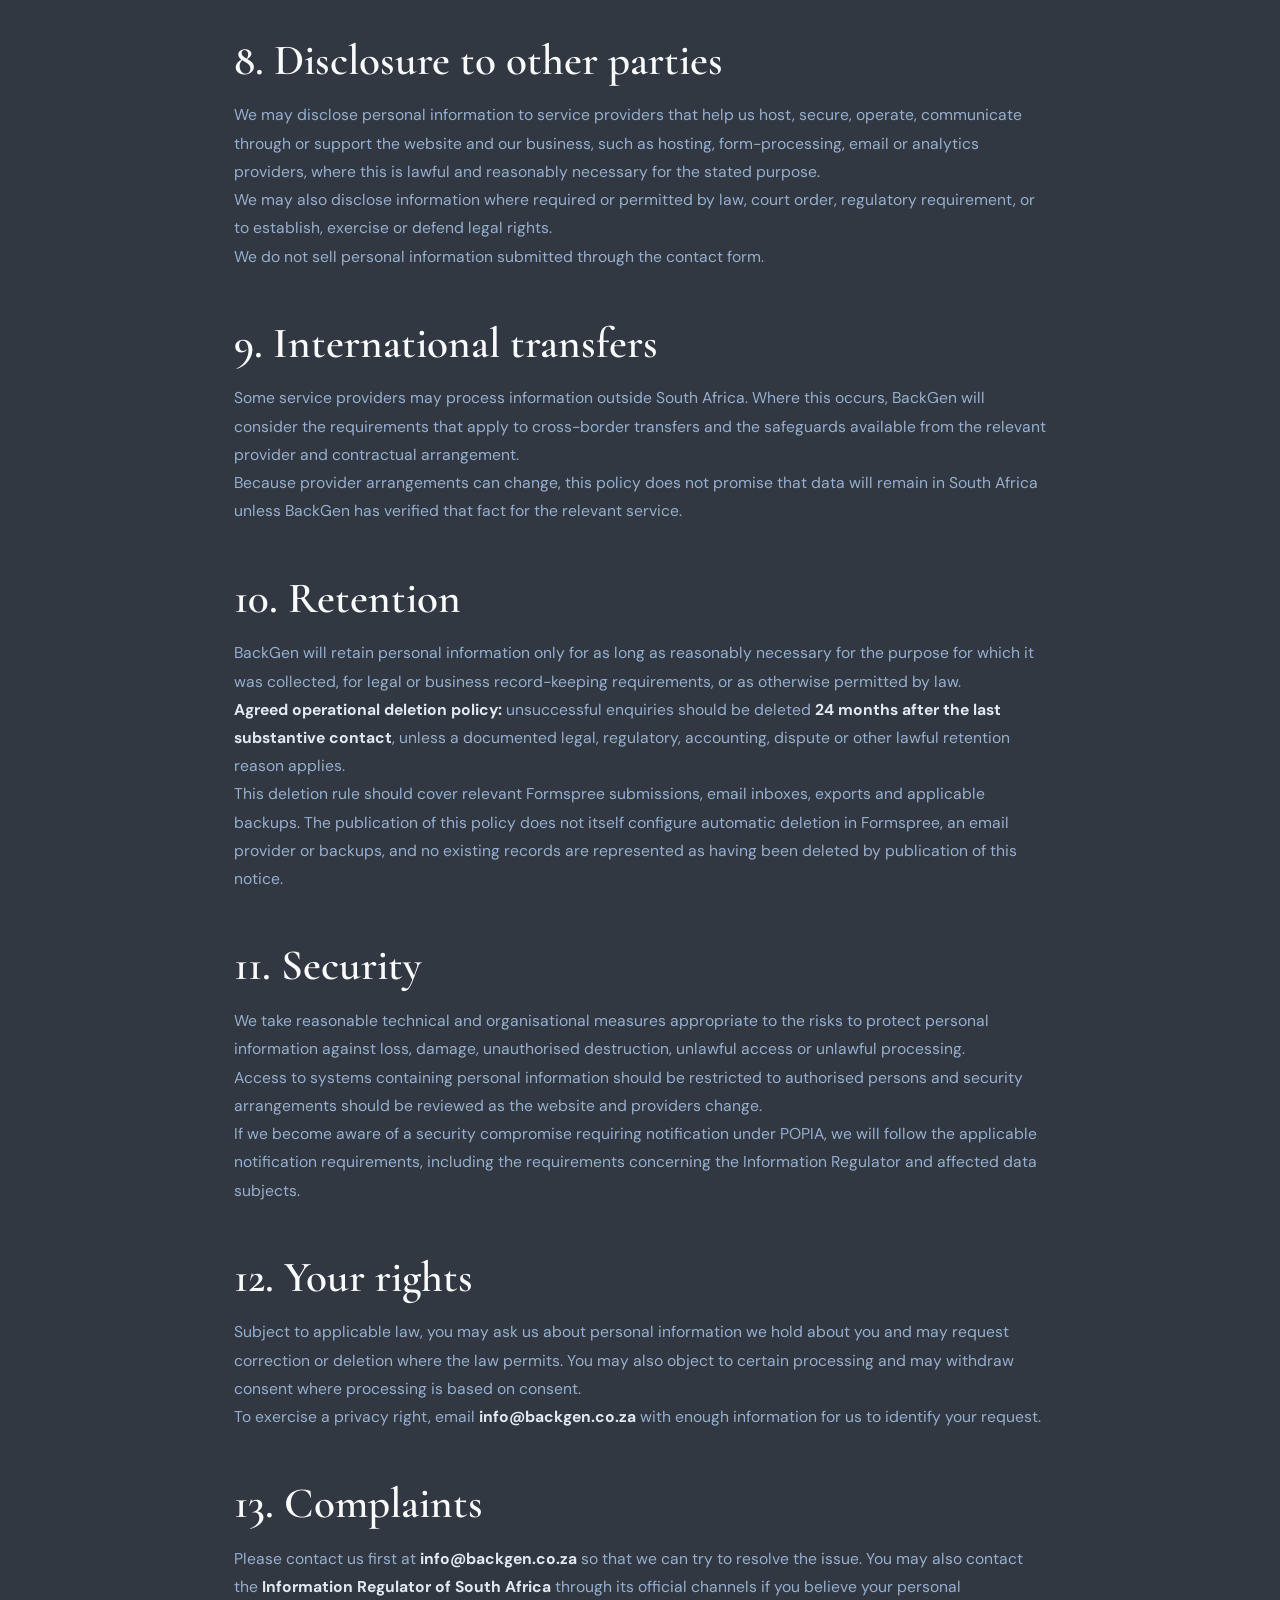
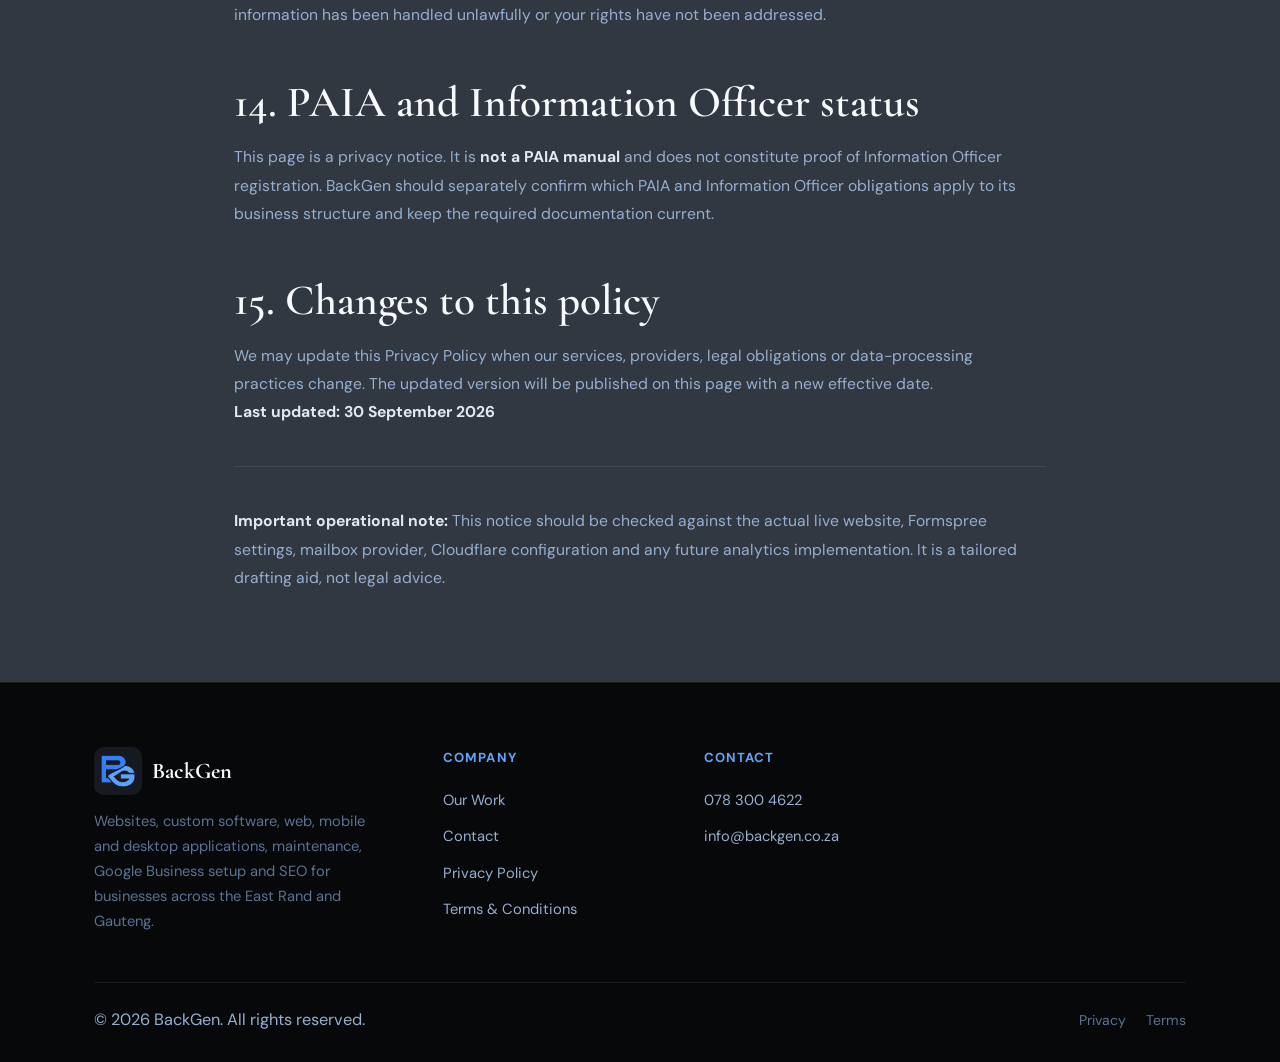
<file: privacy.html>
<!DOCTYPE html>
<html lang="en-ZA">
<head>
  <meta charset="UTF-8" />
  <meta name="viewport" content="width=device-width, initial-scale=1.0" />
  <title>Privacy Policy | BackGen</title>
  <meta name="description" content="How BackGen handles personal information and website data." />
  <link rel="canonical" href="https://backgen.co.za/privacy.html" />
  <link rel="stylesheet" href="styles.css" />
  <link rel="icon" type="image/png" href="/assets/backgen-logo.png" />
  <link rel="apple-touch-icon" href="/assets/backgen-logo.png" />
</head>
<body>
  <header class="site-nav">
    <div class="nav-inner">
      <a href="index.html" class="logo"><img class="brand-mark" src="assets/backgen-logo.png" alt="" width="48" height="48" /> BackGen</a>
      <nav class="nav-links">
        <a href="index.html">Home</a><a href="services.html">Services</a><a href="work.html">Work</a><a href="contact.html">Contact</a>
      </nav>
      <div class="nav-right">
        <a href="contact.html" class="btn btn-navy">Get a Quote</a>
        <button class="hamburger" id="hamburger" aria-label="Open menu" aria-expanded="false"><span></span><span></span><span></span></button>
      </div>
    </div>
  </header>
  <div class="mobile-menu" id="mobileMenu">
    <div class="mobile-menu-top">
      <a href="index.html" class="logo"><img class="brand-mark" src="assets/backgen-logo.png" alt="" width="48" height="48" /> BackGen</a>
      <button class="mobile-menu-close" id="mobileClose" aria-label="Close menu">&times;</button>
    </div>
    <nav><a href="index.html">Home</a><a href="services.html">Services</a><a href="work.html">Work</a><a href="contact.html">Contact</a></nav>
    <a href="contact.html" class="btn btn-primary">Get a Quote</a>
  </div>
  <main>
    <section class="page-header">
      <div class="container"><span class="eyebrow">Privacy</span><h1>Privacy Policy</h1><p>How BackGen handles personal information and website data.</p></div>
    </section>
    <section class="py"><div class="container legal-page"><p><strong>Effective date: 30 September 2026</strong></p><p>BackGen is the trading name used jointly by <strong>Ronald William Jennings and Kyle Bekker</strong> (“BackGen”, “we”, “us” or “our”). We provide website design and development, custom software, web/mobile/desktop application development, website maintenance, Google Business Profile services and SEO services.</p><p>This Privacy Policy explains how we collect, use, store and protect personal information when you visit <strong>https://backgen.co.za/</strong> or contact us through the website.</p><p>This policy is drafted with South African requirements, including the Protection of Personal Information Act 4 of 2013 (“POPIA”), in mind. It is not a substitute for legal advice. BackGen should keep the operational arrangements described here aligned with its actual providers, contracts and practices.</p><h2>1. Who is responsible for your information?</h2><p>The responsible parties for personal information processed through this website are:</p><p><strong>Ronald William Jennings and Kyle Bekker, jointly trading as BackGen</strong></p><p>Germiston, Gauteng, South Africa</p><p>Email: <strong>info@backgen.co.za</strong></p><p>Website: <strong>https://backgen.co.za/</strong></p><p>For privacy requests, please use <strong>info@backgen.co.za</strong>.</p><h2>2. Personal information we collect</h2><p>When you use the contact form, you may provide:</p><ul><li>First name</li><li>Last name</li><li>Email address</li><li>Phone or WhatsApp number</li><li>The service you are interested in</li><li>Your message or other project details</li></ul><p>We may also receive ordinary technical information associated with a website visit, such as browser/device information, pages requested, approximate location information derived by service providers, IP-related information, referring pages and security/diagnostic logs, depending on the hosting, security and analytics services active at the time.</p><p>Please do not send passwords, payment-card details, identity-document numbers or other highly sensitive information through the public contact form unless we have specifically asked for it through a suitable secure process.</p><h2>3. How we use your information</h2><p>We may use personal information to:</p><p>We do not treat a contact-form submission as marketing consent or as acceptance of a project quotation or service agreement.</p><h2>4. Lawful processing</h2><p>We process personal information only for specific, lawful purposes and seek to limit collection to information reasonably necessary for those purposes. Depending on the circumstances, processing may be based on your request for us to take steps before entering into a service arrangement, performance of an agreement, a legal obligation, our legitimate business interests where permitted, or consent where consent is required.</p><p>POPIA regulates the lawful processing of personal information and includes requirements concerning purpose, retention, openness, data-subject rights and security safeguards.</p><h2>5. Contact form and Formspree</h2><p>The website contact form is currently submitted using <strong>Formspree</strong> at <code>https://formspree.io/f/xlgkbnkl</code>.</p><p>Formspree states in its documentation that form submissions are stored in the Formspree account and may also be delivered to a target email address or connected services, depending on the configuration. BackGen should therefore treat Formspree as a third-party service provider handling information submitted through the form.</p><p>BackGen should verify its current Formspree account settings, applicable privacy/data-processing terms, subprocessors, retention settings and any relevant international-transfer safeguards. This policy does not claim that any particular data-processing agreement or retention configuration has already been completed or confirmed.</p><h2>6. Website hosting and Cloudflare</h2><p>The website is hosted or delivered using Cloudflare services. Cloudflare's privacy documentation and service configuration may involve processing technical information for security, delivery and reliability.</p><p>Where <strong>Cloudflare Web Analytics</strong> is active, Cloudflare describes the service as privacy-focused and states that its Web Analytics does not use cookies/localStorage for its analytics collection and does not collect or use visitors' personal data for the service. Cloudflare also describes a client-side performance beacon that sends measurement data to Cloudflare endpoints.</p><p>BackGen will keep this notice aligned with the actual Cloudflare products and configuration used on the live website.</p><h2>7. Google Fonts and future Google Analytics</h2><p>The site's current stylesheet loads fonts from <strong>Google Fonts</strong>. That means a browser may connect to Google's infrastructure to retrieve font resources.</p><p>At the date of this policy, <strong>Google Analytics 4 is not treated as active merely because it is planned</strong>. Before enabling Google Analytics or another optional analytics service that requires consent, BackGen should implement a genuine preference mechanism with equally accessible accept and reject options, block the relevant analytics requests before consent, provide a persistent withdrawal mechanism, and update this policy to describe the actual measurement ID, cookies, retention settings, data sharing and other configuration in use.</p><p>BackGen should also keep advertising features, Google Signals and advertising-personalisation/linking settings off unless separately reviewed, appropriately disclosed and lawfully consented to where required.</p><p>BackGen will not describe GA4 as universally anonymous or universally unrecorded.</p><h2>8. Disclosure to other parties</h2><p>We may disclose personal information to service providers that help us host, secure, operate, communicate through or support the website and our business, such as hosting, form-processing, email or analytics providers, where this is lawful and reasonably necessary for the stated purpose.</p><p>We may also disclose information where required or permitted by law, court order, regulatory requirement, or to establish, exercise or defend legal rights.</p><p>We do not sell personal information submitted through the contact form.</p><h2>9. International transfers</h2><p>Some service providers may process information outside South Africa. Where this occurs, BackGen will consider the requirements that apply to cross-border transfers and the safeguards available from the relevant provider and contractual arrangement.</p><p>Because provider arrangements can change, this policy does not promise that data will remain in South Africa unless BackGen has verified that fact for the relevant service.</p><h2>10. Retention</h2><p>BackGen will retain personal information only for as long as reasonably necessary for the purpose for which it was collected, for legal or business record-keeping requirements, or as otherwise permitted by law.</p><p><strong>Agreed operational deletion policy:</strong> unsuccessful enquiries should be deleted <strong>24 months after the last substantive contact</strong>, unless a documented legal, regulatory, accounting, dispute or other lawful retention reason applies.</p><p>This deletion rule should cover relevant Formspree submissions, email inboxes, exports and applicable backups. The publication of this policy does not itself configure automatic deletion in Formspree, an email provider or backups, and no existing records are represented as having been deleted by publication of this notice.</p><h2>11. Security</h2><p>We take reasonable technical and organisational measures appropriate to the risks to protect personal information against loss, damage, unauthorised destruction, unlawful access or unlawful processing.</p><p>Access to systems containing personal information should be restricted to authorised persons and security arrangements should be reviewed as the website and providers change.</p><p>If we become aware of a security compromise requiring notification under POPIA, we will follow the applicable notification requirements, including the requirements concerning the Information Regulator and affected data subjects.</p><h2>12. Your rights</h2><p>Subject to applicable law, you may ask us about personal information we hold about you and may request correction or deletion where the law permits. You may also object to certain processing and may withdraw consent where processing is based on consent.</p><p>To exercise a privacy right, email <strong>info@backgen.co.za</strong> with enough information for us to identify your request.</p><h2>13. Complaints</h2><p>Please contact us first at <strong>info@backgen.co.za</strong> so that we can try to resolve the issue. You may also contact the <strong>Information Regulator of South Africa</strong> through its official channels if you believe your personal information has been handled unlawfully or your rights have not been addressed.</p><h2>14. PAIA and Information Officer status</h2><p>This page is a privacy notice. It is <strong>not a PAIA manual</strong> and does not constitute proof of Information Officer registration. BackGen should separately confirm which PAIA and Information Officer obligations apply to its business structure and keep the required documentation current.</p><h2>15. Changes to this policy</h2><p>We may update this Privacy Policy when our services, providers, legal obligations or data-processing practices change. The updated version will be published on this page with a new effective date.</p><p><strong>Last updated: 30 September 2026</strong></p><hr /><p><strong>Important operational note:</strong> This notice should be checked against the actual live website, Formspree settings, mailbox provider, Cloudflare configuration and any future analytics implementation. It is a tailored drafting aid, not legal advice.</p></div></section>
  </main>
  <footer class="footer">
    <div class="container">
      <div class="footer-grid">
        <div class="footer-brand"><a href="index.html" class="logo"><img class="brand-mark" src="assets/backgen-logo.png" alt="" width="48" height="48" /> BackGen</a><p>Websites, custom software, web, mobile and desktop applications, maintenance, Google Business setup and SEO for businesses across the East Rand and Gauteng.</p></div>
        <div class="footer-col"><h5>Company</h5><ul><li><a href="work.html">Our Work</a></li><li><a href="contact.html">Contact</a></li><li><a href="privacy.html">Privacy Policy</a></li><li><a href="terms.html">Terms &amp; Conditions</a></li></ul></div>
        <div class="footer-col"><h5>Contact</h5><ul><li><a href="tel:0783004622">078 300 4622</a></li><li><a href="mailto:info@backgen.co.za">info@backgen.co.za</a></li></ul></div>
      </div>
      <div class="footer-bottom"><p>© 2026 BackGen. All rights reserved.</p><div class="footer-bottom-links"><a href="privacy.html">Privacy</a><a href="terms.html">Terms</a></div></div>
    </div>
  </footer>
  <script src="site.js"></script>
</body>
</html>
</file>
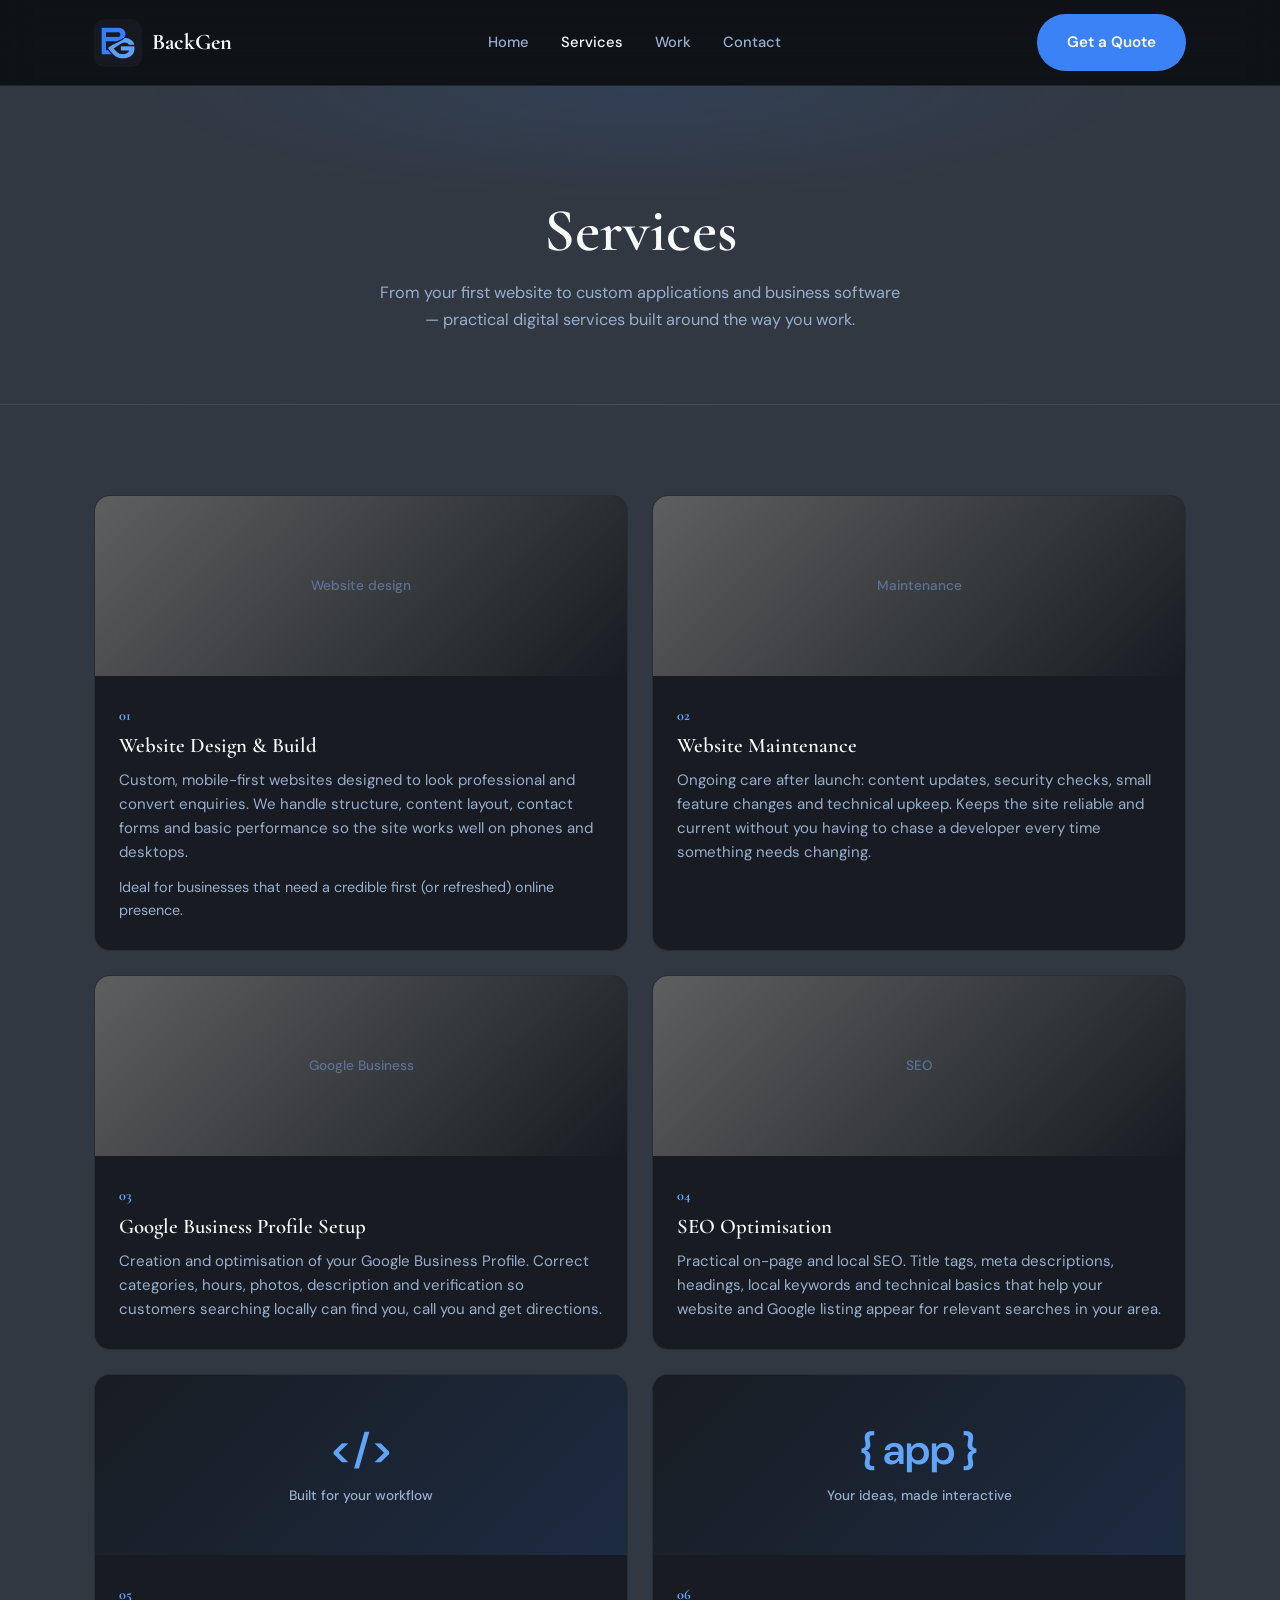
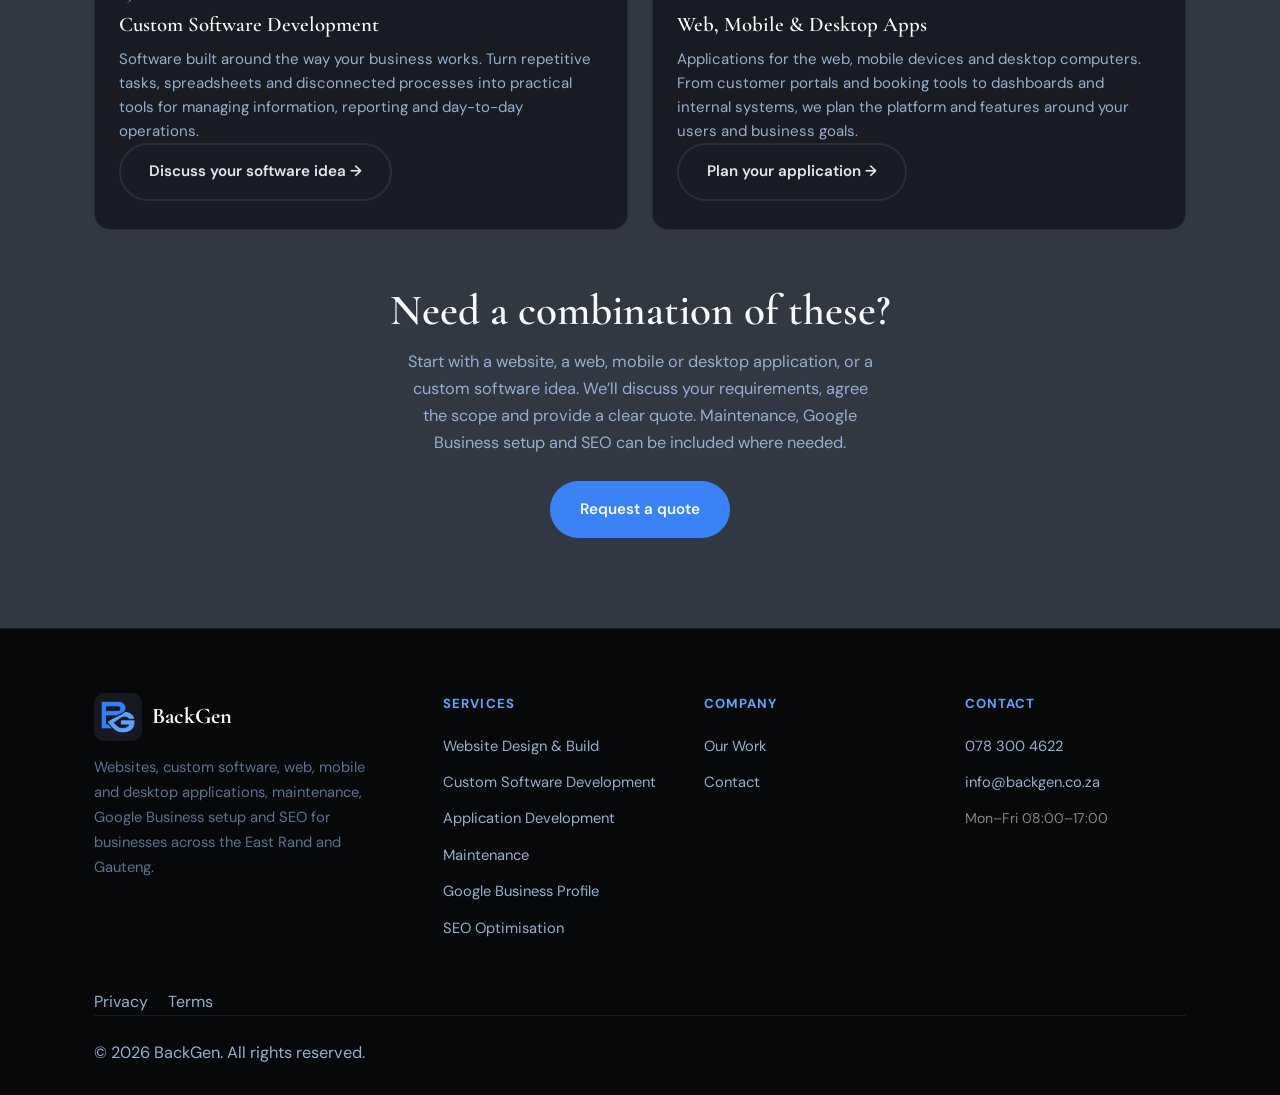
<file: services.html>
<!DOCTYPE html>
<html lang="en-ZA">
<head>
  <meta charset="UTF-8" />
  <meta name="viewport" content="width=device-width, initial-scale=1.0" />
  <title>Services | BackGen — Websites, Applications & Custom Software</title>
  <meta name="description" content="Website design, web, mobile and desktop application development and custom software creation, plus maintenance, Google Business Profile setup and SEO on the East Rand." />
  <link rel="canonical" href="https://backgen.co.za/services.html" />
  <link rel="describedby" href="/llms.txt" type="text/plain" />
  <link rel="sitemap" href="/sitemap.xml" type="application/xml" />
  <link rel="stylesheet" href="styles.css" />
  <link rel="icon" type="image/png" href="/assets/backgen-logo.png" />
  <link rel="apple-touch-icon" href="/assets/backgen-logo.png" />
  <meta property="og:image" content="https://backgen.co.za/assets/backgen-logo.png" />
  <meta property="og:image:alt" content="BackGen blue BG monogram on charcoal" />
  <meta name="twitter:card" content="summary" />
  <meta name="twitter:image" content="https://backgen.co.za/assets/backgen-logo.png" />
</head>
<body>

  <header class="site-nav">
    <div class="nav-inner">
      <a href="index.html" class="logo"><img class="brand-mark" src="assets/backgen-logo.png" alt="" width="48" height="48" /> BackGen</a>
      <nav class="nav-links">
        <a href="index.html">Home</a>
        <a href="services.html" class="active">Services</a>
        <a href="work.html">Work</a>
        <a href="contact.html">Contact</a>
      </nav>
      <div class="nav-right">
        <a href="contact.html" class="btn btn-navy">Get a Quote</a>
        <button class="hamburger" id="hamburger" aria-label="Open menu" aria-expanded="false">
          <span></span><span></span><span></span>
        </button>
      </div>
    </div>
  </header>

  <div class="mobile-menu" id="mobileMenu">
    <div class="mobile-menu-top">
      <a href="index.html" class="logo"><img class="brand-mark" src="assets/backgen-logo.png" alt="" width="48" height="48" /> BackGen</a>
      <button class="mobile-menu-close" id="mobileClose" aria-label="Close menu">&times;</button>
    </div>
    <nav>
      <a href="index.html">Home</a>
      <a href="services.html">Services</a>
      <a href="work.html">Work</a>
      <a href="contact.html">Contact</a>
    </nav>
    <a href="contact.html" class="btn btn-primary">Get a Quote</a>
  </div>

  <main>
    <section class="page-header">
      <div class="container">
        <h1>Services</h1>
        <p>From your first website to custom applications and business software — practical digital services built around the way you work.</p>
      </div>
    </section>

    <section class="py">
      <div class="container">
        <div class="service-grid">
          <article class="service-card reveal">
            <div class="img-wrap placeholder">Website design</div>
            <div class="body">
              <span class="num">01</span>
              <h3>Website Design & Build</h3>
              <p>Custom, mobile-first websites designed to look professional and convert enquiries. We handle structure, content layout, contact forms and basic performance so the site works well on phones and desktops.</p>
              <p style="margin-top:12px; font-size:0.9rem;">Ideal for businesses that need a credible first (or refreshed) online presence.</p>
            </div>
          </article>

          <article class="service-card reveal">
            <div class="img-wrap placeholder">Maintenance</div>
            <div class="body">
              <span class="num">02</span>
              <h3>Website Maintenance</h3>
              <p>Ongoing care after launch: content updates, security checks, small feature changes and technical upkeep. Keeps the site reliable and current without you having to chase a developer every time something needs changing.</p>
            </div>
          </article>

          <article class="service-card reveal">
            <div class="img-wrap placeholder">Google Business</div>
            <div class="body">
              <span class="num">03</span>
              <h3>Google Business Profile Setup</h3>
              <p>Creation and optimisation of your Google Business Profile. Correct categories, hours, photos, description and verification so customers searching locally can find you, call you and get directions.</p>
            </div>
          </article>

          <article class="service-card reveal">
            <div class="img-wrap placeholder">SEO</div>
            <div class="body">
              <span class="num">04</span>
              <h3>SEO Optimisation</h3>
              <p>Practical on-page and local SEO. Title tags, meta descriptions, headings, local keywords and technical basics that help your website and Google listing appear for relevant searches in your area.</p>
            </div>
          </article>
          <article class="service-card reveal" id="software-development">
            <div class="img-wrap software-visual" aria-hidden="true"><span>&lt;/&gt;</span><span>Built for your workflow</span></div>
            <div class="body">
              <span class="num">05</span>
              <h3>Custom Software Development</h3>
              <p>Software built around the way your business works. Turn repetitive tasks, spreadsheets and disconnected processes into practical tools for managing information, reporting and day-to-day operations.</p>
              <a href="contact.html" class="btn btn-ghost">Discuss your software idea →</a>
            </div>
          </article>
          <article class="service-card reveal" id="web-applications">
            <div class="img-wrap software-visual" aria-hidden="true"><span>{ app }</span><span>Your ideas, made interactive</span></div>
            <div class="body">
              <span class="num">06</span>
              <h3>Web, Mobile & Desktop Apps</h3>
              <p>Applications for the web, mobile devices and desktop computers. From customer portals and booking tools to dashboards and internal systems, we plan the platform and features around your users and business goals.</p>
              <a href="contact.html" class="btn btn-ghost">Plan your application →</a>
            </div>
          </article>
        </div>

        <div style="margin-top:56px; text-align:center;" class="reveal">
          <h2 style="margin-bottom:14px;">Need a combination of these?</h2>
          <p style="max-width:480px; margin:0 auto 24px;">Start with a website, a web, mobile or desktop application, or a custom software idea. We’ll discuss your requirements, agree the scope and provide a clear quote. Maintenance, Google Business setup and SEO can be included where needed.</p>
          <a href="contact.html" class="btn btn-navy">Request a quote</a>
        </div>
      </div>
    </section>
  </main>

  <footer class="footer">
    <div class="container">
      <div class="footer-grid">
        <div class="footer-brand">
          <a href="index.html" class="logo"><img class="brand-mark" src="assets/backgen-logo.png" alt="" width="48" height="48" /> BackGen</a>
          <p>Websites, custom software, web, mobile and desktop applications, maintenance, Google Business setup and SEO for businesses across the East Rand and Gauteng.</p>
        </div>
        <div class="footer-col">
          <h5>Services</h5>
          <ul>
            <li><a href="services.html">Website Design & Build</a></li>
            <li><a href="services.html#software-development">Custom Software Development</a></li>
            <li><a href="services.html#web-applications">Application Development</a></li>
            <li><a href="services.html">Maintenance</a></li>
            <li><a href="services.html">Google Business Profile</a></li>
            <li><a href="services.html">SEO Optimisation</a></li>
          </ul>
        </div>
        <div class="footer-col">
          <h5>Company</h5>
          <ul>
            <li><a href="work.html">Our Work</a></li>
            <li><a href="contact.html">Contact</a></li>
          </ul>
        </div>
        <div class="footer-col">
          <h5>Contact</h5>
          <ul>
            <li><a href="tel:0783004622">078 300 4622</a></li>
            <li><a href="mailto:info@backgen.co.za">info@backgen.co.za</a></li>
            <li><span style="color:rgba(255,255,255,0.5); font-size:0.88rem;">Mon–Fri 08:00–17:00</span></li>
          </ul>
        </div>
      </div>
      <div class="footer-bottom-links"><a href="privacy.html">Privacy</a><a href="terms.html">Terms</a></div><div class="footer-bottom">
        <p>© 2026 BackGen. All rights reserved.</p>
      </div>
    </div>
  </footer>

  <script src="site.js"></script>
</body>
</html>
</file>
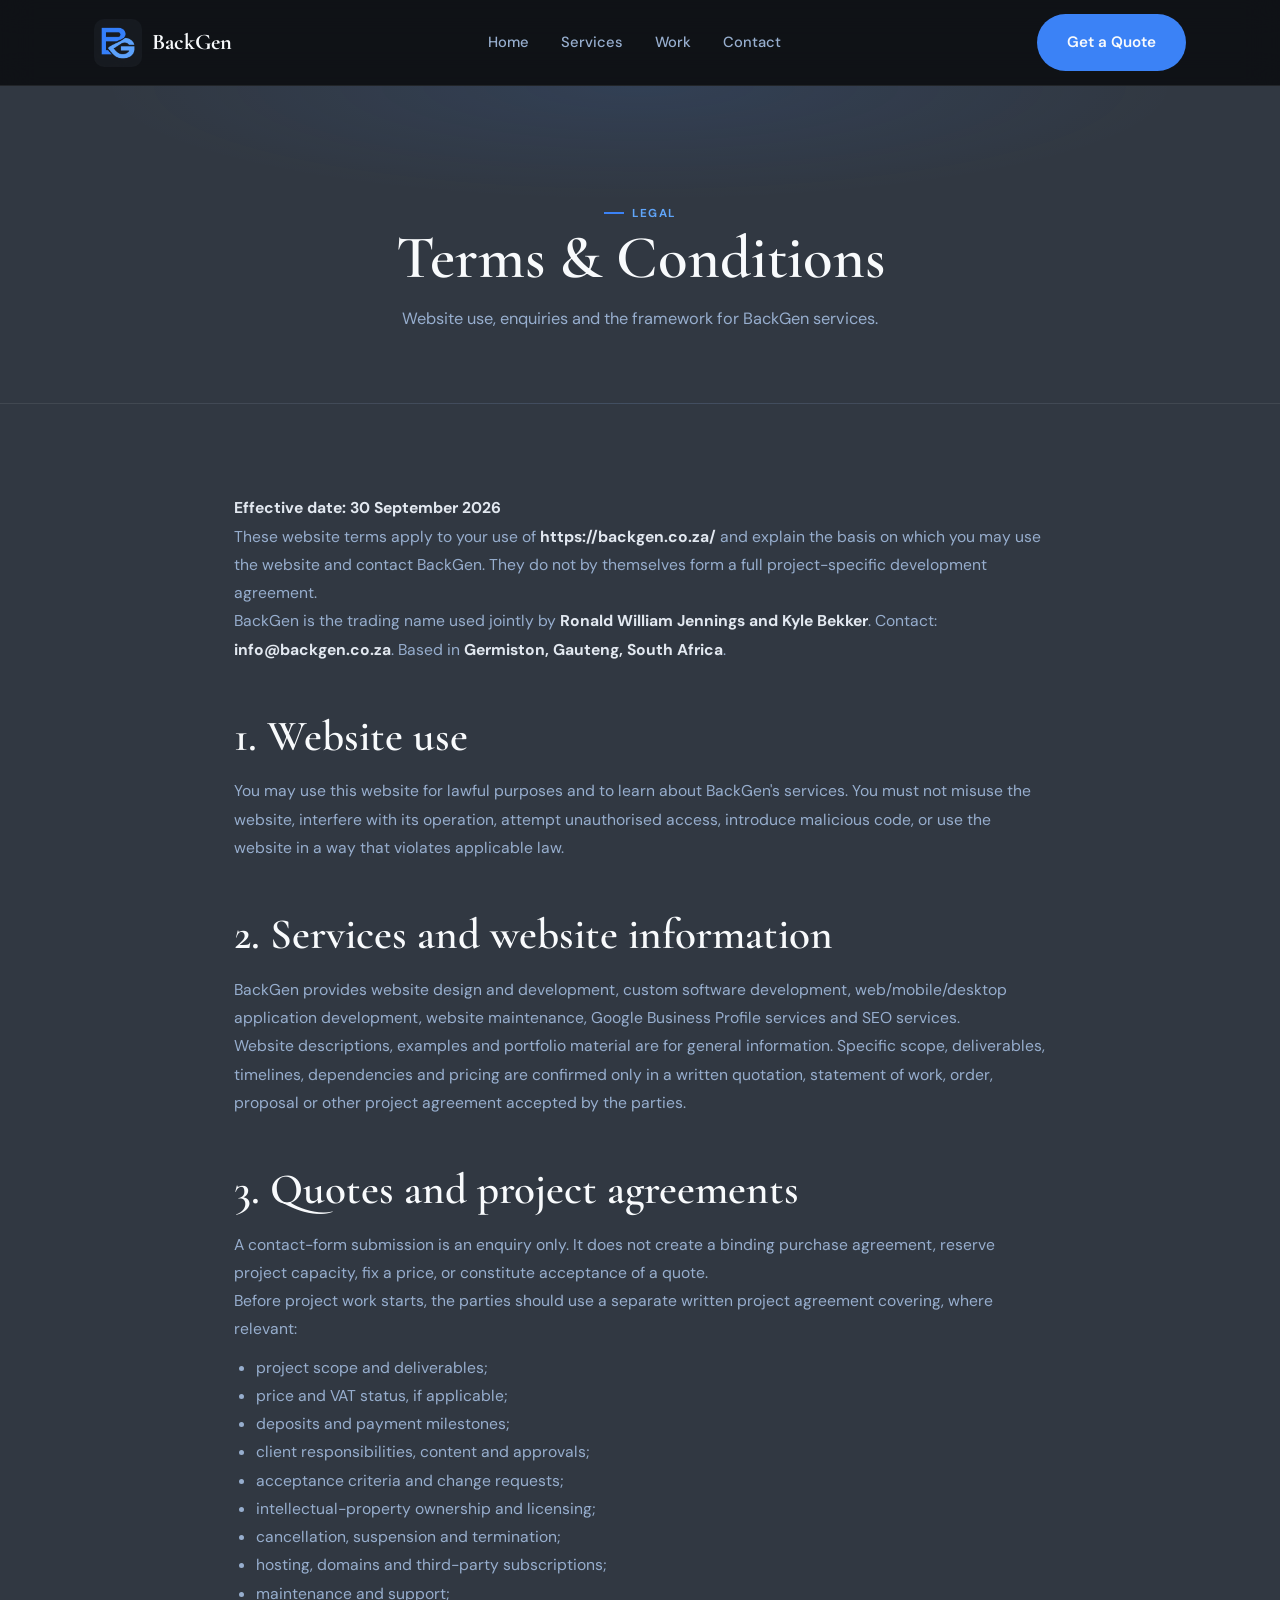
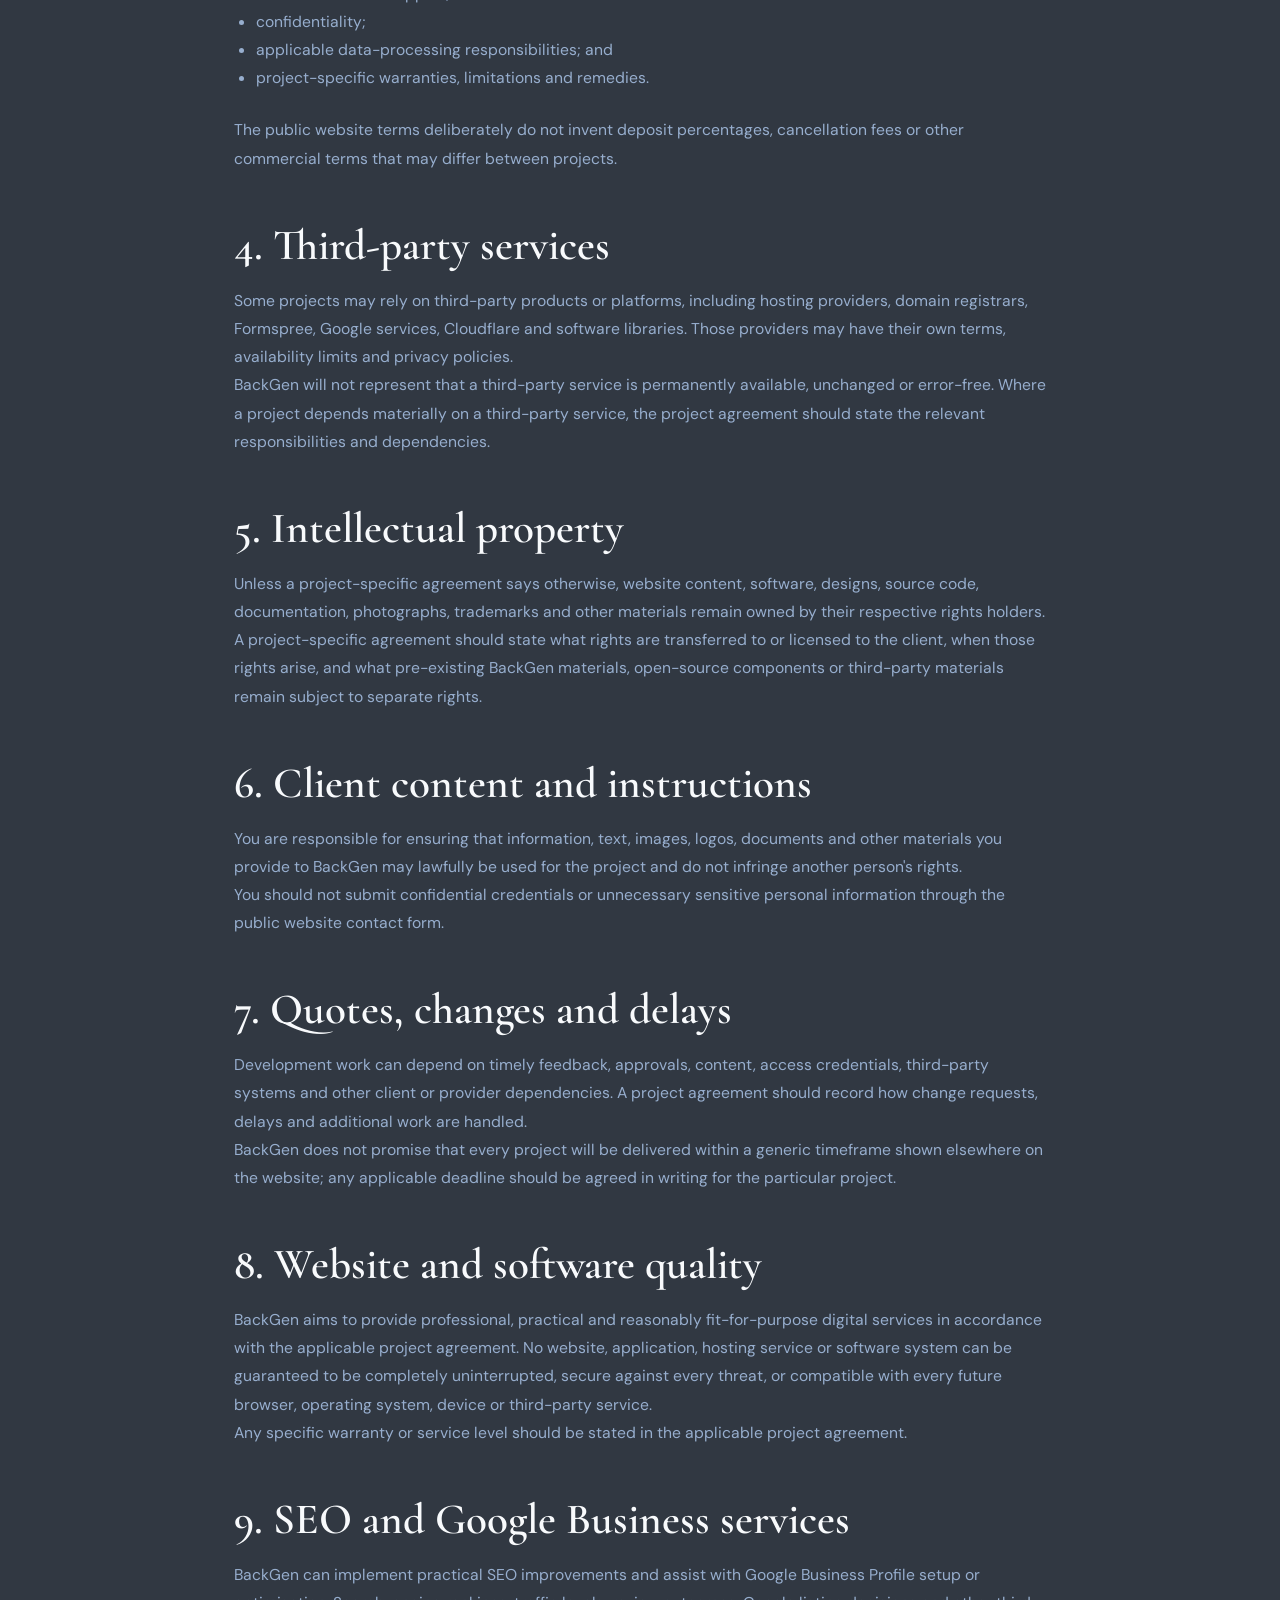
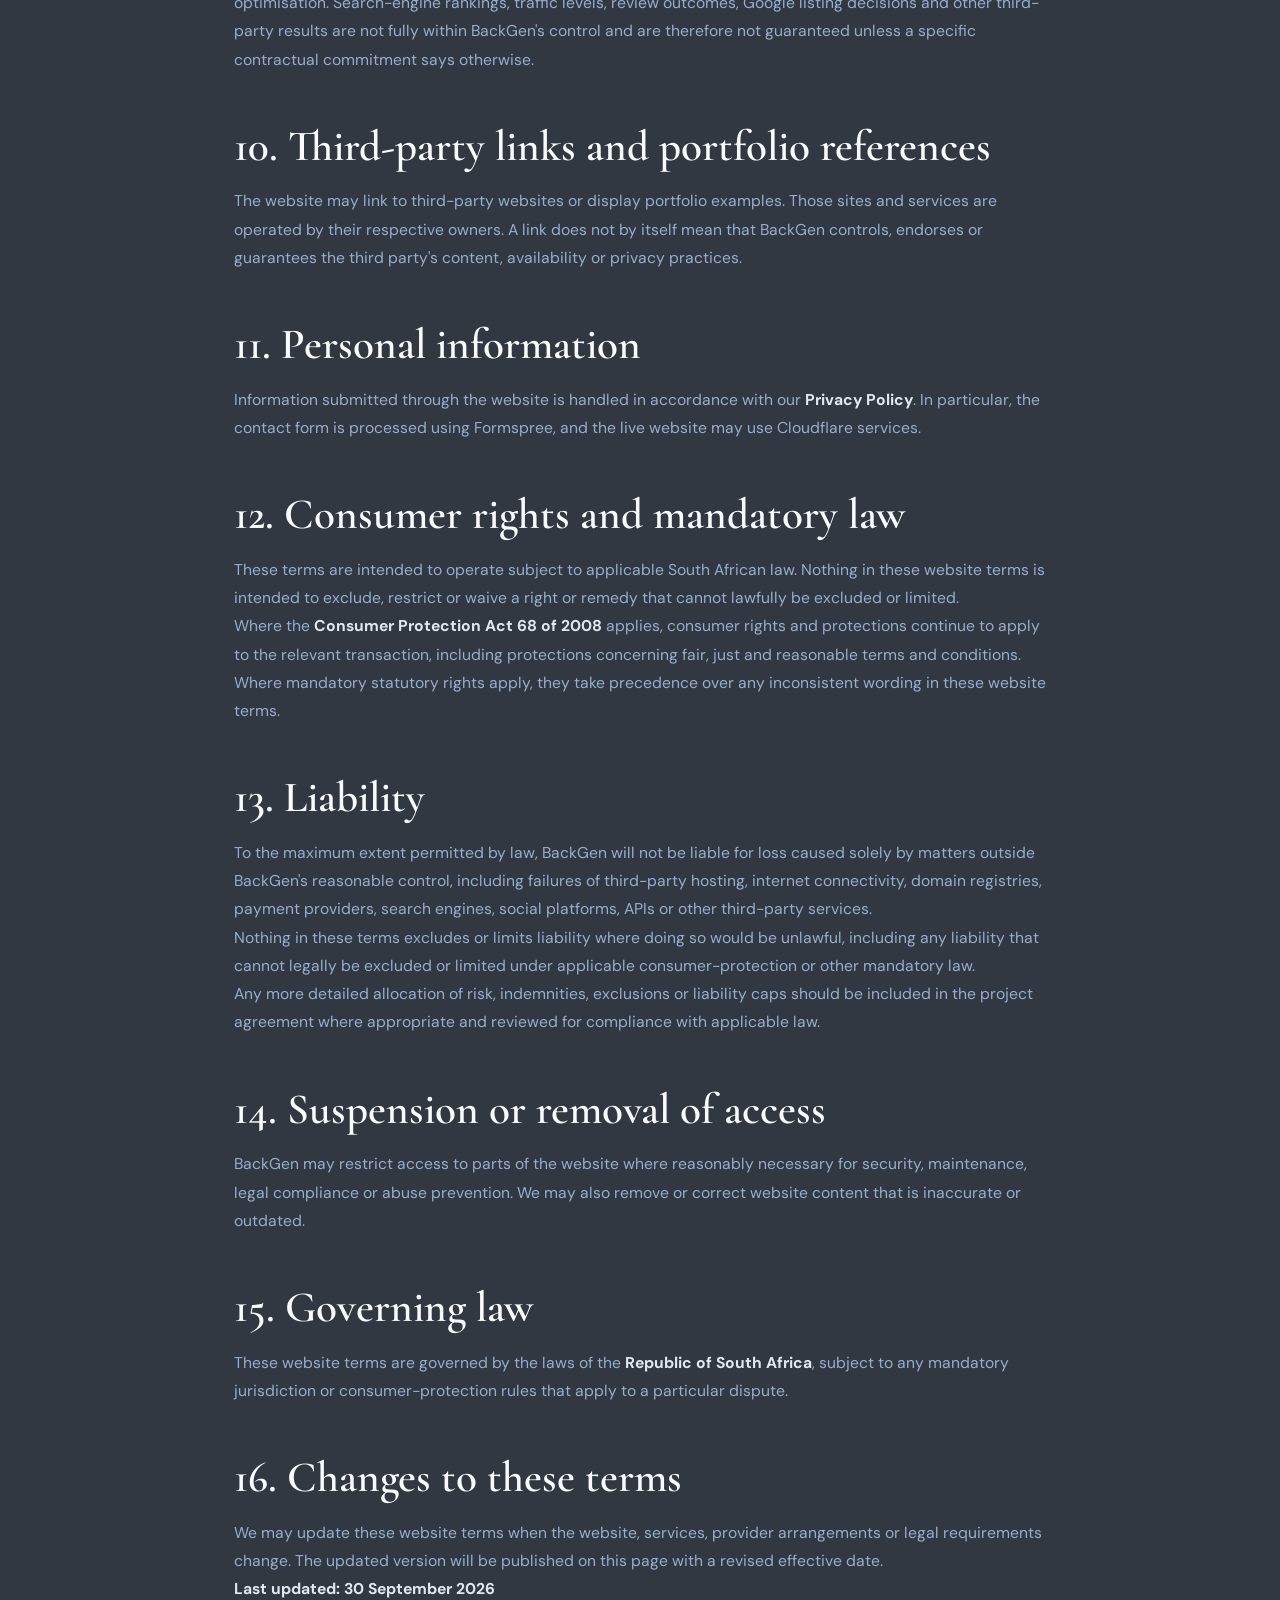
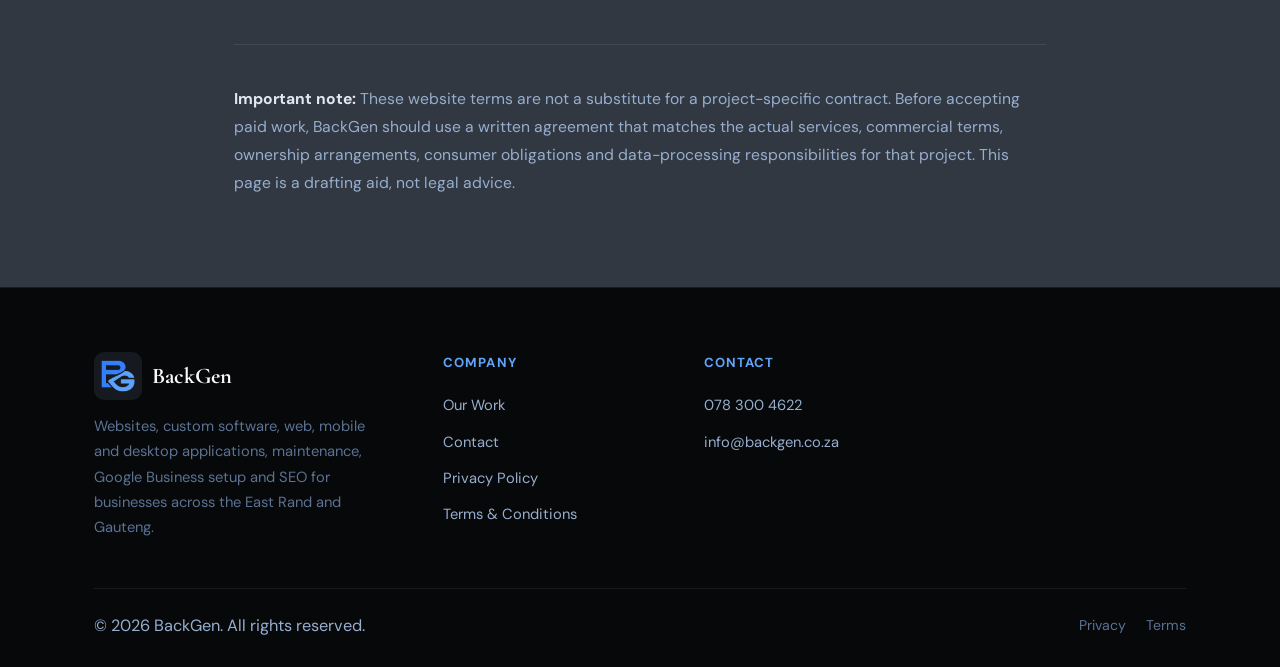
<file: terms.html>
<!DOCTYPE html>
<html lang="en-ZA">
<head>
  <meta charset="UTF-8" />
  <meta name="viewport" content="width=device-width, initial-scale=1.0" />
  <title>Terms & Conditions | BackGen</title>
  <meta name="description" content="Website use, enquiries and the framework for BackGen services." />
  <link rel="canonical" href="https://backgen.co.za/terms.html" />
  <link rel="stylesheet" href="styles.css" />
  <link rel="icon" type="image/png" href="/assets/backgen-logo.png" />
  <link rel="apple-touch-icon" href="/assets/backgen-logo.png" />
</head>
<body>
  <header class="site-nav">
    <div class="nav-inner">
      <a href="index.html" class="logo"><img class="brand-mark" src="assets/backgen-logo.png" alt="" width="48" height="48" /> BackGen</a>
      <nav class="nav-links">
        <a href="index.html">Home</a><a href="services.html">Services</a><a href="work.html">Work</a><a href="contact.html">Contact</a>
      </nav>
      <div class="nav-right">
        <a href="contact.html" class="btn btn-navy">Get a Quote</a>
        <button class="hamburger" id="hamburger" aria-label="Open menu" aria-expanded="false"><span></span><span></span><span></span></button>
      </div>
    </div>
  </header>
  <div class="mobile-menu" id="mobileMenu">
    <div class="mobile-menu-top">
      <a href="index.html" class="logo"><img class="brand-mark" src="assets/backgen-logo.png" alt="" width="48" height="48" /> BackGen</a>
      <button class="mobile-menu-close" id="mobileClose" aria-label="Close menu">&times;</button>
    </div>
    <nav><a href="index.html">Home</a><a href="services.html">Services</a><a href="work.html">Work</a><a href="contact.html">Contact</a></nav>
    <a href="contact.html" class="btn btn-primary">Get a Quote</a>
  </div>
  <main>
    <section class="page-header">
      <div class="container"><span class="eyebrow">Legal</span><h1>Terms & Conditions</h1><p>Website use, enquiries and the framework for BackGen services.</p></div>
    </section>
    <section class="py"><div class="container legal-page"><p><strong>Effective date: 30 September 2026</strong></p><p>These website terms apply to your use of <strong>https://backgen.co.za/</strong> and explain the basis on which you may use the website and contact BackGen. They do not by themselves form a full project-specific development agreement.</p><p>BackGen is the trading name used jointly by <strong>Ronald William Jennings and Kyle Bekker</strong>. Contact: <strong>info@backgen.co.za</strong>. Based in <strong>Germiston, Gauteng, South Africa</strong>.</p><h2>1. Website use</h2><p>You may use this website for lawful purposes and to learn about BackGen's services. You must not misuse the website, interfere with its operation, attempt unauthorised access, introduce malicious code, or use the website in a way that violates applicable law.</p><h2>2. Services and website information</h2><p>BackGen provides website design and development, custom software development, web/mobile/desktop application development, website maintenance, Google Business Profile services and SEO services.</p><p>Website descriptions, examples and portfolio material are for general information. Specific scope, deliverables, timelines, dependencies and pricing are confirmed only in a written quotation, statement of work, order, proposal or other project agreement accepted by the parties.</p><h2>3. Quotes and project agreements</h2><p>A contact-form submission is an enquiry only. It does not create a binding purchase agreement, reserve project capacity, fix a price, or constitute acceptance of a quote.</p><p>Before project work starts, the parties should use a separate written project agreement covering, where relevant:</p><ul><li>project scope and deliverables;</li><li>price and VAT status, if applicable;</li><li>deposits and payment milestones;</li><li>client responsibilities, content and approvals;</li><li>acceptance criteria and change requests;</li><li>intellectual-property ownership and licensing;</li><li>cancellation, suspension and termination;</li><li>hosting, domains and third-party subscriptions;</li><li>maintenance and support;</li><li>confidentiality;</li><li>applicable data-processing responsibilities; and</li><li>project-specific warranties, limitations and remedies.</li></ul><p>The public website terms deliberately do not invent deposit percentages, cancellation fees or other commercial terms that may differ between projects.</p><h2>4. Third-party services</h2><p>Some projects may rely on third-party products or platforms, including hosting providers, domain registrars, Formspree, Google services, Cloudflare and software libraries. Those providers may have their own terms, availability limits and privacy policies.</p><p>BackGen will not represent that a third-party service is permanently available, unchanged or error-free. Where a project depends materially on a third-party service, the project agreement should state the relevant responsibilities and dependencies.</p><h2>5. Intellectual property</h2><p>Unless a project-specific agreement says otherwise, website content, software, designs, source code, documentation, photographs, trademarks and other materials remain owned by their respective rights holders.</p><p>A project-specific agreement should state what rights are transferred to or licensed to the client, when those rights arise, and what pre-existing BackGen materials, open-source components or third-party materials remain subject to separate rights.</p><h2>6. Client content and instructions</h2><p>You are responsible for ensuring that information, text, images, logos, documents and other materials you provide to BackGen may lawfully be used for the project and do not infringe another person's rights.</p><p>You should not submit confidential credentials or unnecessary sensitive personal information through the public website contact form.</p><h2>7. Quotes, changes and delays</h2><p>Development work can depend on timely feedback, approvals, content, access credentials, third-party systems and other client or provider dependencies. A project agreement should record how change requests, delays and additional work are handled.</p><p>BackGen does not promise that every project will be delivered within a generic timeframe shown elsewhere on the website; any applicable deadline should be agreed in writing for the particular project.</p><h2>8. Website and software quality</h2><p>BackGen aims to provide professional, practical and reasonably fit-for-purpose digital services in accordance with the applicable project agreement. No website, application, hosting service or software system can be guaranteed to be completely uninterrupted, secure against every threat, or compatible with every future browser, operating system, device or third-party service.</p><p>Any specific warranty or service level should be stated in the applicable project agreement.</p><h2>9. SEO and Google Business services</h2><p>BackGen can implement practical SEO improvements and assist with Google Business Profile setup or optimisation. Search-engine rankings, traffic levels, review outcomes, Google listing decisions and other third-party results are not fully within BackGen's control and are therefore not guaranteed unless a specific contractual commitment says otherwise.</p><h2>10. Third-party links and portfolio references</h2><p>The website may link to third-party websites or display portfolio examples. Those sites and services are operated by their respective owners. A link does not by itself mean that BackGen controls, endorses or guarantees the third party's content, availability or privacy practices.</p><h2>11. Personal information</h2><p>Information submitted through the website is handled in accordance with our <strong>Privacy Policy</strong>. In particular, the contact form is processed using Formspree, and the live website may use Cloudflare services.</p><h2>12. Consumer rights and mandatory law</h2><p>These terms are intended to operate subject to applicable South African law. Nothing in these website terms is intended to exclude, restrict or waive a right or remedy that cannot lawfully be excluded or limited.</p><p>Where the <strong>Consumer Protection Act 68 of 2008</strong> applies, consumer rights and protections continue to apply to the relevant transaction, including protections concerning fair, just and reasonable terms and conditions.</p><p>Where mandatory statutory rights apply, they take precedence over any inconsistent wording in these website terms.</p><h2>13. Liability</h2><p>To the maximum extent permitted by law, BackGen will not be liable for loss caused solely by matters outside BackGen's reasonable control, including failures of third-party hosting, internet connectivity, domain registries, payment providers, search engines, social platforms, APIs or other third-party services.</p><p>Nothing in these terms excludes or limits liability where doing so would be unlawful, including any liability that cannot legally be excluded or limited under applicable consumer-protection or other mandatory law.</p><p>Any more detailed allocation of risk, indemnities, exclusions or liability caps should be included in the project agreement where appropriate and reviewed for compliance with applicable law.</p><h2>14. Suspension or removal of access</h2><p>BackGen may restrict access to parts of the website where reasonably necessary for security, maintenance, legal compliance or abuse prevention. We may also remove or correct website content that is inaccurate or outdated.</p><h2>15. Governing law</h2><p>These website terms are governed by the laws of the <strong>Republic of South Africa</strong>, subject to any mandatory jurisdiction or consumer-protection rules that apply to a particular dispute.</p><h2>16. Changes to these terms</h2><p>We may update these website terms when the website, services, provider arrangements or legal requirements change. The updated version will be published on this page with a revised effective date.</p><p><strong>Last updated: 30 September 2026</strong></p><hr /><p><strong>Important note:</strong> These website terms are not a substitute for a project-specific contract. Before accepting paid work, BackGen should use a written agreement that matches the actual services, commercial terms, ownership arrangements, consumer obligations and data-processing responsibilities for that project. This page is a drafting aid, not legal advice.</p></div></section>
  </main>
  <footer class="footer">
    <div class="container">
      <div class="footer-grid">
        <div class="footer-brand"><a href="index.html" class="logo"><img class="brand-mark" src="assets/backgen-logo.png" alt="" width="48" height="48" /> BackGen</a><p>Websites, custom software, web, mobile and desktop applications, maintenance, Google Business setup and SEO for businesses across the East Rand and Gauteng.</p></div>
        <div class="footer-col"><h5>Company</h5><ul><li><a href="work.html">Our Work</a></li><li><a href="contact.html">Contact</a></li><li><a href="privacy.html">Privacy Policy</a></li><li><a href="terms.html">Terms &amp; Conditions</a></li></ul></div>
        <div class="footer-col"><h5>Contact</h5><ul><li><a href="tel:0783004622">078 300 4622</a></li><li><a href="mailto:info@backgen.co.za">info@backgen.co.za</a></li></ul></div>
      </div>
      <div class="footer-bottom"><p>© 2026 BackGen. All rights reserved.</p><div class="footer-bottom-links"><a href="privacy.html">Privacy</a><a href="terms.html">Terms</a></div></div>
    </div>
  </footer>
  <script src="site.js"></script>
</body>
</html>
</file>
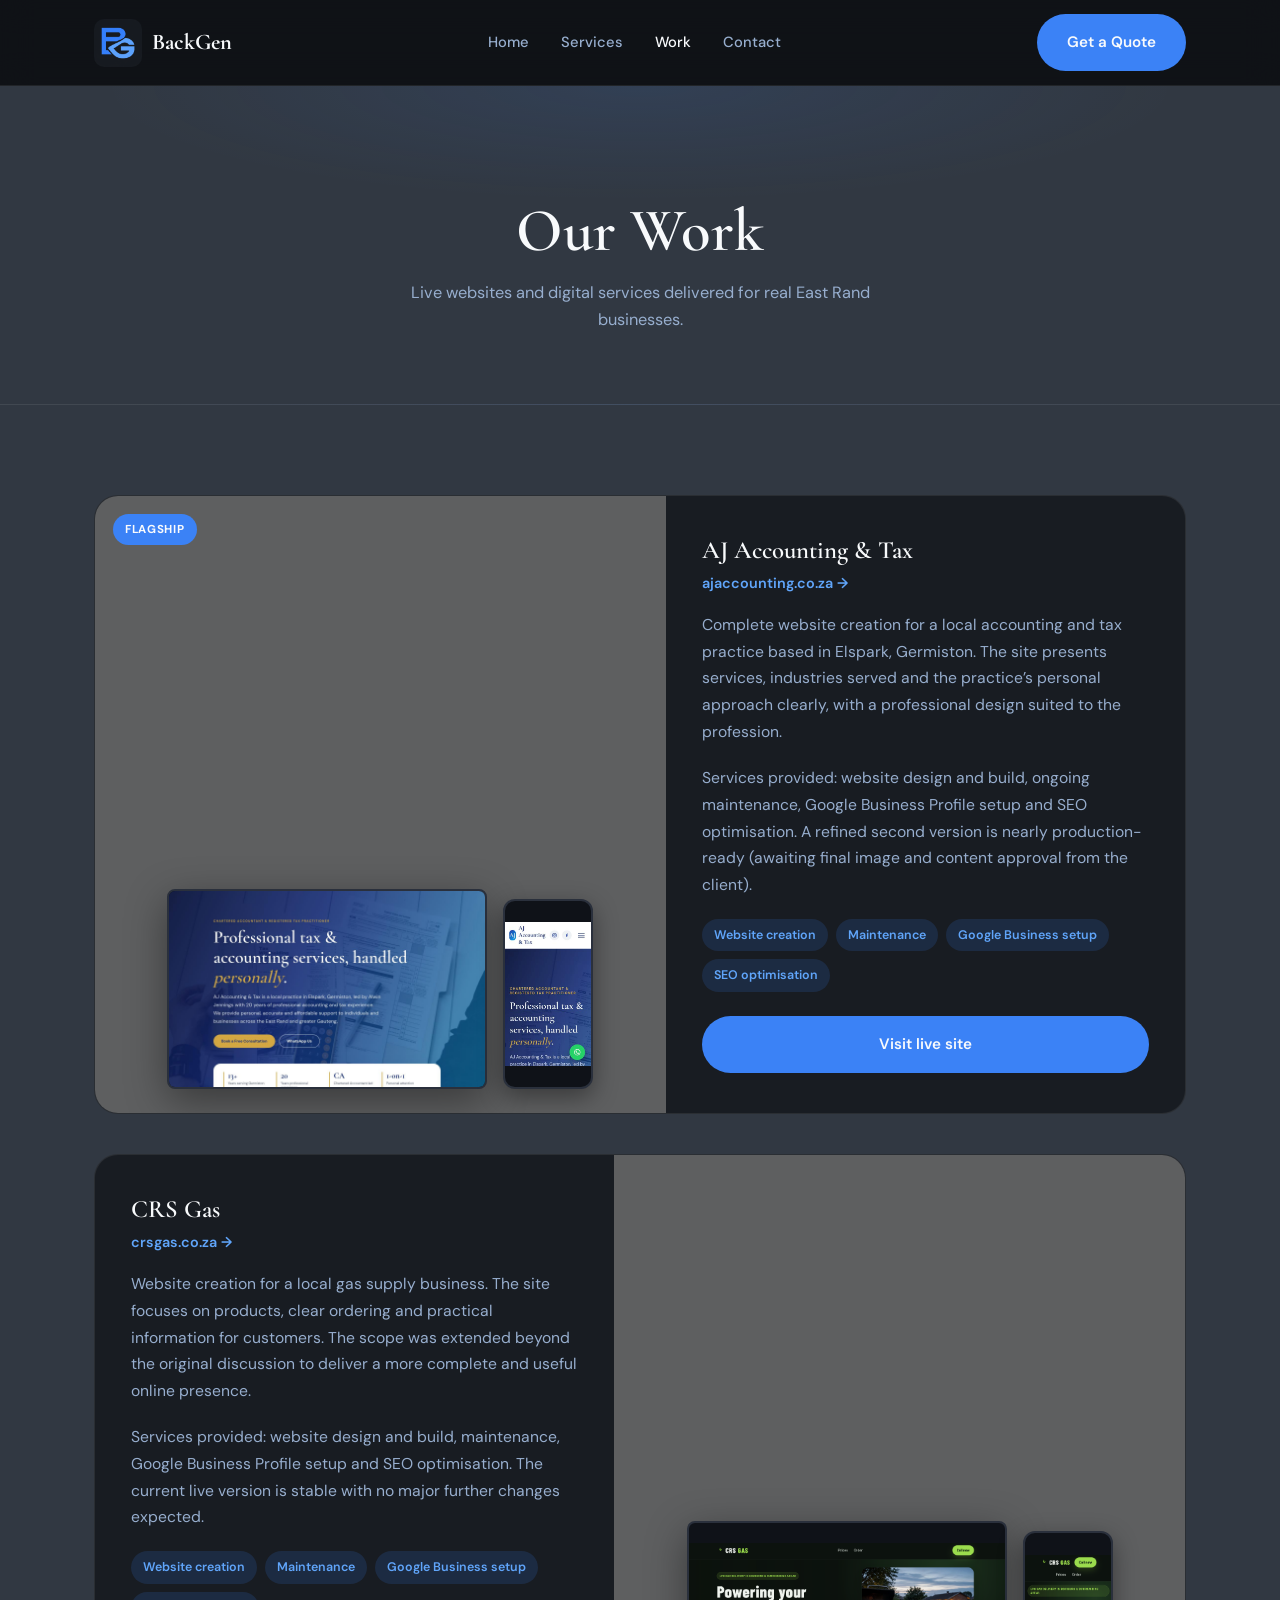
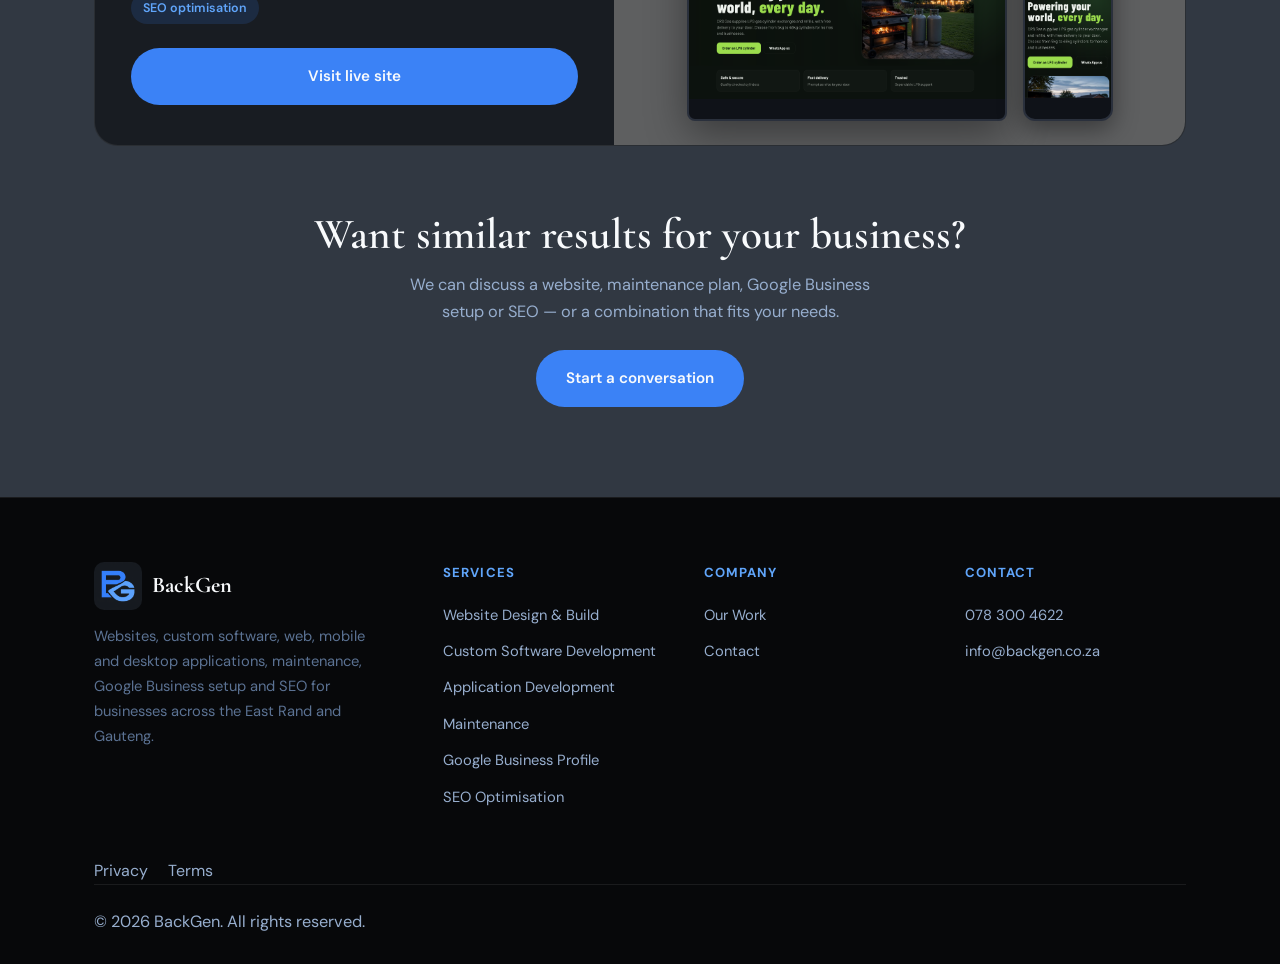
<file: work.html>
<!DOCTYPE html>
<html lang="en-ZA">
<head>
  <meta charset="UTF-8" />
  <meta name="viewport" content="width=device-width, initial-scale=1.0" />
  <title>Our Work | BackGen — Client Websites</title>
  <meta name="description" content="Websites and digital services delivered for AJ Accounting & Tax and CRS Gas — website creation, maintenance, Google Business setup and SEO." />
  <link rel="canonical" href="https://backgen.co.za/work.html" />
  <link rel="describedby" href="/llms.txt" type="text/plain" />
  <link rel="sitemap" href="/sitemap.xml" type="application/xml" />
  <link rel="stylesheet" href="styles.css" />
  <link rel="icon" type="image/png" href="/assets/backgen-logo.png" />
  <link rel="apple-touch-icon" href="/assets/backgen-logo.png" />
  <meta property="og:image" content="https://backgen.co.za/assets/backgen-logo.png" />
  <meta property="og:image:alt" content="BackGen blue BG monogram on charcoal" />
  <meta name="twitter:card" content="summary" />
  <meta name="twitter:image" content="https://backgen.co.za/assets/backgen-logo.png" />
</head>
<body>

  <header class="site-nav">
    <div class="nav-inner">
      <a href="index.html" class="logo"><img class="brand-mark" src="assets/backgen-logo.png" alt="" width="48" height="48" /> BackGen</a>
      <nav class="nav-links">
        <a href="index.html">Home</a>
        <a href="services.html">Services</a>
        <a href="work.html" class="active">Work</a>
        <a href="contact.html">Contact</a>
      </nav>
      <div class="nav-right">
        <a href="contact.html" class="btn btn-navy">Get a Quote</a>
        <button class="hamburger" id="hamburger" aria-label="Open menu" aria-expanded="false">
          <span></span><span></span><span></span>
        </button>
      </div>
    </div>
  </header>

  <div class="mobile-menu" id="mobileMenu">
    <div class="mobile-menu-top">
      <a href="index.html" class="logo"><img class="brand-mark" src="assets/backgen-logo.png" alt="" width="48" height="48" /> BackGen</a>
      <button class="mobile-menu-close" id="mobileClose" aria-label="Close menu">&times;</button>
    </div>
    <nav>
      <a href="index.html">Home</a>
      <a href="services.html">Services</a>
      <a href="work.html">Work</a>
      <a href="contact.html">Contact</a>
    </nav>
    <a href="contact.html" class="btn btn-primary">Get a Quote</a>
  </div>

  <main>
    <section class="page-header">
      <div class="container">
        <h1>Our Work</h1>
        <p>Live websites and digital services delivered for real East Rand businesses.</p>
      </div>
    </section>

    <section class="py">
      <div class="container">
        <div class="work-grid">

          <!-- AJ Accounting — Flagship -->
          <article class="work-card reveal">
            <div class="work-visual" data-lightbox
                 data-title="AJ Accounting & Tax"
                 data-url="https://ajaccounting.co.za"
                 data-desktop-image="./AJScreenshot.jpg"
                 data-mobile-image="./AJScreenshotMobile.jpg">
              <span class="flag">Flagship</span>
              <div class="mockup-stack">
                <div class="mockup-desktop"><img src="./AJScreenshot.jpg" alt="Desktop preview of AJ Accounting & Tax website"></div>
                <div class="mockup-mobile"><img src="./AJScreenshotMobile.jpg" alt="Mobile preview of AJ Accounting & Tax website"></div>
              </div>
              <span class="expand-hint">Click to expand</span>
            </div>
            <div class="work-body">
              <h3>AJ Accounting & Tax</h3>
              <a href="https://ajaccounting.co.za" target="_blank" rel="noopener" class="client-url">ajaccounting.co.za →</a>
              <p>Complete website creation for a local accounting and tax practice based in Elspark, Germiston. The site presents services, industries served and the practice’s personal approach clearly, with a professional design suited to the profession.</p>
              <p>Services provided: website design and build, ongoing maintenance, Google Business Profile setup and SEO optimisation. A refined second version is nearly production-ready (awaiting final image and content approval from the client).</p>
              <div class="work-tags">
                <span>Website creation</span>
                <span>Maintenance</span>
                <span>Google Business setup</span>
                <span>SEO optimisation</span>
              </div>
              <a href="https://ajaccounting.co.za" target="_blank" rel="noopener" class="btn btn-navy">Visit live site</a>
            </div>
          </article>

          <!-- CRS Gas -->
          <article class="work-card reverse reveal">
            <div class="work-visual" data-lightbox
                 data-title="CRS Gas"
                 data-url="https://crsgas.co.za"
                 data-desktop-image="./CRSgas.png"
                 data-mobile-image="./CRSgasMobile.png">
              <div class="mockup-stack">
                <div class="mockup-desktop"><img src="./CRSgas.png" alt="Desktop preview of CRS Gas website"></div>
                <div class="mockup-mobile"><img src="./CRSgasMobile.png" alt="Mobile preview of CRS Gas website"></div>
              </div>
              <span class="expand-hint">Click to expand</span>
            </div>
            <div class="work-body">
              <h3>CRS Gas</h3>
              <a href="https://crsgas.co.za" target="_blank" rel="noopener" class="client-url">crsgas.co.za →</a>
              <p>Website creation for a local gas supply business. The site focuses on products, clear ordering and practical information for customers. The scope was extended beyond the original discussion to deliver a more complete and useful online presence.</p>
              <p>Services provided: website design and build, maintenance, Google Business Profile setup and SEO optimisation. The current live version is stable with no major further changes expected.</p>
              <div class="work-tags">
                <span>Website creation</span>
                <span>Maintenance</span>
                <span>Google Business setup</span>
                <span>SEO optimisation</span>
              </div>
              <a href="https://crsgas.co.za" target="_blank" rel="noopener" class="btn btn-navy">Visit live site</a>
            </div>
          </article>

        </div>

        <div style="margin-top:64px; text-align:center;" class="reveal">
          <h2 style="margin-bottom:12px;">Want similar results for your business?</h2>
          <p style="max-width:460px; margin:0 auto 24px;">We can discuss a website, maintenance plan, Google Business setup or SEO — or a combination that fits your needs.</p>
          <a href="contact.html" class="btn btn-navy">Start a conversation</a>
        </div>
      </div>
    </section>
  </main>

  <footer class="footer">
    <div class="container">
      <div class="footer-grid">
        <div class="footer-brand">
          <a href="index.html" class="logo"><img class="brand-mark" src="assets/backgen-logo.png" alt="" width="48" height="48" /> BackGen</a>
          <p>Websites, custom software, web, mobile and desktop applications, maintenance, Google Business setup and SEO for businesses across the East Rand and Gauteng.</p>
        </div>
        <div class="footer-col">
          <h5>Services</h5>
          <ul>
            <li><a href="services.html">Website Design & Build</a></li>
            <li><a href="services.html#software-development">Custom Software Development</a></li>
            <li><a href="services.html#web-applications">Application Development</a></li>
            <li><a href="services.html">Maintenance</a></li>
            <li><a href="services.html">Google Business Profile</a></li>
            <li><a href="services.html">SEO Optimisation</a></li>
          </ul>
        </div>
        <div class="footer-col">
          <h5>Company</h5>
          <ul>
            <li><a href="work.html">Our Work</a></li>
            <li><a href="contact.html">Contact</a></li>
          </ul>
        </div>
        <div class="footer-col">
          <h5>Contact</h5>
          <ul>
            <li><a href="tel:0783004622">078 300 4622</a></li>
            <li><a href="mailto:info@backgen.co.za">info@backgen.co.za</a></li>
          </ul>
        </div>
      </div>
      <div class="footer-bottom-links"><a href="privacy.html">Privacy</a><a href="terms.html">Terms</a></div><div class="footer-bottom">
        <p>© 2026 BackGen. All rights reserved.</p>
      </div>
    </div>
  </footer>

  <!-- Lightbox -->
  <div class="lightbox" id="lightbox" role="dialog" aria-modal="true" aria-label="Project preview">
    <div class="lightbox-content">
      <button class="lightbox-close" id="lightboxClose" aria-label="Close">&times;</button>
      <h3 class="lightbox-title" id="lightboxTitle">Project</h3>
      <a class="lightbox-url" id="lightboxUrl" href="#" target="_blank" rel="noopener"></a>
      <div class="lightbox-views">
        <div>
          <div class="lightbox-desktop" id="lightboxDesktop"></div>
          <p class="lightbox-label">Desktop</p>
        </div>
        <div>
          <div class="lightbox-mobile" id="lightboxMobile"></div>
          <p class="lightbox-label">Mobile</p>
        </div>
      </div>
    </div>
  </div>

  <script src="site.js"></script>
</body>
</html>
</file>
<file: styles.css>
/* ============================================================
   BACKGEN — Professional Web & Digital Services
   Theme: Dark Charcoal + Blue | Clean | Smooth interactions
   ============================================================ */

@import url('https://fonts.googleapis.com/css2?family=Cormorant+Garamond:wght@500;600;700&family=DM+Sans:wght@400;500;600;700&display=swap');

:root {
  --bg:          #313842;
  --bg-raised:   #5e5f60;
  --bg-card:     #181C22;
  --accent:      #3B82F6;
  --accent-soft: #60A5FA;
  --accent-dim:  rgba(59, 130, 246, 0.15);
  --white:       #F8FAFC;
  --text:        #E2E8F0;
  --text-dim:    #97aece;
  --text-muted:  #5b7293;
  --border:      rgba(255, 255, 255, 0.08);
  --border-hover:rgba(255, 255, 255, 0.14);

  --font-head:   'Cormorant Garamond', serif;
  --font-body:   'DM Sans', sans-serif;

  --radius-sm:   8px;
  --radius-md:   16px;
  --radius-lg:   24px;
  --radius-full: 999px;

  --shadow-sm:   0 4px 20px rgba(0, 0, 0, 0.25);
  --shadow-md:   0 12px 40px rgba(0, 0, 0, 0.35);
  --shadow-lg:   0 25px 60px rgba(0, 0, 0, 0.45);

  --container:   1140px;
  --transition:  0.3s cubic-bezier(0.4, 0, 0.2, 1);
}

*, *::before, *::after { box-sizing: border-box; margin: 0; padding: 0; }

html { scroll-behavior: smooth; font-size: 16px; }

body {
  font-family: var(--font-body);
  color: var(--text);
  background: var(--bg);
  line-height: 1.65;
  -webkit-font-smoothing: antialiased;
  overflow-x: hidden;
}

img { display: block; max-width: 100%; height: auto; }
a { color: inherit; text-decoration: none; }
ul { list-style: none; }

h1, h2, h3, h4 {
  font-family: var(--font-head);
  font-weight: 600;
  line-height: 1.15;
  color: var(--white);
}

h1 { font-size: clamp(2.4rem, 5.5vw, 3.8rem); }
h2 { font-size: clamp(1.9rem, 4vw, 2.7rem); }
h3 { font-size: clamp(1.25rem, 2.5vw, 1.55rem); }

p { color: var(--text-dim); font-size: 1.02rem; }

.container {
  max-width: var(--container);
  margin: 0 auto;
  padding: 0 24px;
}

/* ── Buttons ─────────────────────────────────────────────── */
.btn {
  display: inline-flex;
  align-items: center;
  justify-content: center;
  gap: 10px;
  font-family: var(--font-body);
  font-weight: 600;
  font-size: 0.95rem;
  padding: 14px 28px;
  border-radius: var(--radius-full);
  border: 2px solid transparent;
  cursor: pointer;
  transition: all var(--transition);
  white-space: nowrap;
}

.btn-primary {
  background: var(--accent);
  color: var(--white);
}
.btn-primary:hover {
  background: var(--accent-soft);
  transform: translateY(-1px);
}

.btn-navy {
  background: var(--accent);
  color: var(--white);
}
.btn-navy:hover {
  background: var(--accent-soft);
  transform: translateY(-1px);
}

.btn-outline {
  background: transparent;
  border-color: rgba(255,255,255,0.25);
  color: var(--white);
}
.btn-outline:hover {
  background: rgba(255,255,255,0.08);
  border-color: rgba(255,255,255,0.5);
}

.btn-ghost {
  background: transparent;
  border-color: var(--border);
  color: var(--text);
}
.btn-ghost:hover {
  border-color: var(--accent);
  color: var(--accent-soft);
}

/* ── Navigation ──────────────────────────────────────────── */
.site-nav {
  position: sticky;
  top: 0;
  z-index: 1000;
  background: rgba(11, 13, 16, 0.88);
  backdrop-filter: blur(16px);
  border-bottom: 1px solid var(--border);
}

.nav-inner {
  display: flex;
  align-items: center;
  justify-content: space-between;
  padding: 14px 24px;
  max-width: var(--container);
  margin: 0 auto;
}

.logo {
  display: flex;
  align-items: center;
  gap: 10px;
  font-family: var(--font-head);
  font-weight: 700;
  font-size: 1.4rem;
  color: var(--white);
}
.logo .mark {
  width: 38px;
  height: 38px;
  border-radius: 10px;
  background: linear-gradient(135deg, var(--accent), #1D4ED8);
  color: var(--white);
  display: flex;
  align-items: center;
  justify-content: center;
  font-weight: 700;
  font-size: 0.95rem;
}

.nav-links {
  display: flex;
  align-items: center;
  gap: 32px;
}
.nav-links a {
  font-size: 0.92rem;
  font-weight: 500;
  color: var(--text-dim);
  transition: color var(--transition);
}
.nav-links a:hover,
.nav-links a.active { color: var(--white); }

.nav-right {
  display: flex;
  align-items: center;
  gap: 16px;
}

.hamburger {
  display: none;
  flex-direction: column;
  gap: 5px;
  background: none;
  border: none;
  cursor: pointer;
  padding: 8px;
}
.hamburger span {
  width: 24px;
  height: 2px;
  background: var(--white);
  transition: var(--transition);
}

.mobile-menu {
  position: fixed;
  inset: 0;
  background: var(--bg);
  transform: translateX(100%);
  transition: transform 0.35s cubic-bezier(0.4, 0, 0.2, 1);
  z-index: 1200;
  display: flex;
  flex-direction: column;
  padding: 24px;
}
.mobile-menu.open { transform: translateX(0); }

.mobile-menu-top {
  display: flex;
  justify-content: space-between;
  align-items: center;
}
.mobile-menu-close {
  background: none;
  border: none;
  color: var(--white);
  font-size: 1.8rem;
  cursor: pointer;
}
.mobile-menu nav {
  display: flex;
  flex-direction: column;
  gap: 6px;
  margin-top: 48px;
}
.mobile-menu nav a {
  color: var(--white);
  font-family: var(--font-head);
  font-size: 1.6rem;
  padding: 12px 0;
  border-bottom: 1px solid var(--border);
}
.mobile-menu .btn { margin-top: 28px; }

/* ── Hero ────────────────────────────────────────────────── */
.hero {
  position: relative;
  min-height: 88vh;
  display: flex;
  align-items: center;
  padding: 120px 0 100px;
  isolation: isolate;
  overflow: hidden;
}
.hero-bg {
  position: absolute;
  inset: 0;
  z-index: -2;
  background: 
    radial-gradient(ellipse 80% 60% at 70% 20%, rgba(59, 130, 246, 0.12), transparent 50%),
    radial-gradient(ellipse 50% 40% at 10% 80%, rgba(59, 130, 246, 0.06), transparent 50%),
    var(--bg);
}

.hero-inner {
  max-width: var(--container);
  margin: 0 auto;
  padding: 0 24px;
  position: relative;
  z-index: 1;
}

.hero-eyebrow {
  display: inline-block;
  font-weight: 700;
  font-size: 0.78rem;
  letter-spacing: 0.14em;
  text-transform: uppercase;
  color: var(--accent-soft);
  margin-bottom: 18px;
}

.hero h1 {
  color: var(--white);
  max-width: 780px;
}
.hero h1 em {
  font-style: italic;
  color: var(--accent-soft);
}

.hero-sub {
  color: var(--text-dim);
  font-size: clamp(1.05rem, 2vw, 1.2rem);
  max-width: 580px;
  margin-top: 20px;
  line-height: 1.7;
}

.hero-ctas {
  display: flex;
  flex-wrap: wrap;
  gap: 14px;
  margin-top: 36px;
}

.hero-stats {
  margin-top: 56px;
  background: var(--bg-card);
  border: 1px solid var(--border);
  border-radius: var(--radius-lg);
  box-shadow: var(--shadow-md);
  padding: 28px 24px;
  display: grid;
  grid-template-columns: repeat(4, 1fr);
  gap: 20px;
  max-width: 860px;
}
.hero-stats .stat {
  padding-left: 16px;
  border-left: 3px solid var(--accent);
}
.hero-stats strong {
  display: block;
  font-family: var(--font-head);
  font-size: 1.9rem;
  color: var(--white);
  line-height: 1;
}
.hero-stats span {
  display: block;
  margin-top: 6px;
  font-size: 0.82rem;
  color: var(--text-dim);
  font-weight: 500;
}

/* ── Sections ────────────────────────────────────────────── */
.py { padding: 90px 0; }
.bg-grey { background: var(--bg-raised); }
.bg-navy {
  background: linear-gradient(160deg, #0F172A, #1E3A5F);
  color: var(--white);
}
.bg-navy h2, .bg-navy h3 { color: var(--white); }
.bg-navy p { color: rgba(255,255,255,0.8); }

.section-head {
  max-width: 640px;
  margin-bottom: 48px;
}
.section-head.center {
  text-align: center;
  margin-left: auto;
  margin-right: auto;
}
.section-head h2 { margin-top: 10px; }
.section-head p {
  margin-top: 14px;
  font-size: 1.05rem;
}

.eyebrow {
  display: inline-flex;
  align-items: center;
  gap: 8px;
  font-weight: 700;
  font-size: 0.72rem;
  letter-spacing: 0.14em;
  text-transform: uppercase;
  color: var(--accent-soft);
}
.eyebrow::before {
  content: '';
  width: 20px;
  height: 2px;
  background: var(--accent);
}

/* ── Service cards ───────────────────────────────────────── */
.service-grid {
  display: grid;
  grid-template-columns: repeat(2, 1fr);
  gap: 24px;
}

.service-card {
  background: var(--bg-card);
  border-radius: var(--radius-md);
  overflow: hidden;
  border: 1px solid var(--border);
  transition: border-color var(--transition), transform var(--transition), box-shadow var(--transition);
}
.service-card:hover {
  border-color: var(--border-hover);
  transform: translateY(-3px);
  box-shadow: var(--shadow-md);
}

.service-card .img-wrap {
  height: 180px;
  background: var(--bg-raised);
  display: flex;
  align-items: center;
  justify-content: center;
  color: var(--text-muted);
  font-size: 0.85rem;
  font-weight: 500;
}
.service-card .img-wrap.placeholder {
  background: linear-gradient(135deg, var(--bg-raised), var(--bg-card));
}

.service-card .body {
  padding: 26px 24px 28px;
}
.service-card .num {
  font-family: var(--font-head);
  font-size: 0.9rem;
  color: var(--accent-soft);
  font-weight: 700;
}
.service-card h3 {
  margin-top: 6px;
  font-size: 1.3rem;
  color: var(--white);
}
.service-card p {
  margin-top: 10px;
  font-size: 0.94rem;
  line-height: 1.6;
  color: var(--text-dim);
}

/* ── Portfolio / Work ────────────────────────────────────── */
.work-grid {
  display: grid;
  grid-template-columns: 1fr;
  gap: 40px;
}

.work-card {
  display: grid;
  grid-template-columns: 1.1fr 1fr;
  gap: 0;
  background: var(--bg-card);
  border-radius: var(--radius-lg);
  overflow: hidden;
  border: 1px solid var(--border);
  transition: border-color var(--transition);
}
.work-card:hover {
  border-color: var(--border-hover);
}

.work-card.reverse {
  direction: rtl;
}
.work-card.reverse > * {
  direction: ltr;
}

.work-visual {
  min-height: 340px;
  background: var(--bg-raised);
  display: flex;
  flex-direction: column;
  align-items: center;
  justify-content: center;
  color: var(--text-muted);
  font-size: 0.9rem;
  font-weight: 500;
  position: relative;
  cursor: pointer;
  overflow: hidden;
  transition: background var(--transition);
}
.work-visual:hover {
  background: #1a1f28;
}
.work-visual .flag {
  position: absolute;
  top: 18px;
  left: 18px;
  background: var(--accent);
  color: var(--white);
  font-size: 0.72rem;
  font-weight: 700;
  letter-spacing: 0.06em;
  text-transform: uppercase;
  padding: 6px 12px;
  border-radius: var(--radius-full);
  z-index: 2;
}
.work-visual .expand-hint {
  position: absolute;
  bottom: 18px;
  right: 18px;
  font-size: 0.75rem;
  color: var(--text-muted);
  background: rgba(0,0,0,0.5);
  padding: 6px 12px;
  border-radius: var(--radius-full);
  opacity: 0;
  transition: opacity var(--transition);
}
.work-visual:hover .expand-hint {
  opacity: 1;
}

/* Mockup frames inside visual */
.mockup-stack {
  display: flex;
  align-items: flex-end;
  gap: 16px;
  padding: 24px;
  width: 100%;
  height: 100%;
  justify-content: center;
}
.mockup-desktop {
  width: 68%;
  max-width: 320px;
  background: #0f1218;
  border-radius: 8px;
  border: 2px solid #2a303c;
  overflow: hidden;
  box-shadow: 0 12px 40px rgba(0,0,0,0.4);
  aspect-ratio: 16/10;
  display: flex;
  align-items: center;
  justify-content: center;
  color: var(--text-muted);
  font-size: 0.8rem;
}
.mockup-mobile {
  width: 22%;
  max-width: 90px;
  background: #0f1218;
  border-radius: 12px;
  border: 2px solid #2a303c;
  overflow: hidden;
  box-shadow: 0 8px 24px rgba(0,0,0,0.4);
  aspect-ratio: 9/19;
  display: flex;
  align-items: center;
  justify-content: center;
  color: var(--text-muted);
  font-size: 0.7rem;
}

.work-body {
  padding: 40px 36px;
  display: flex;
  flex-direction: column;
  justify-content: center;
}
.work-body h3 {
  font-size: 1.55rem;
  margin-bottom: 8px;
  color: var(--white);
}
.work-body .client-url {
  font-size: 0.9rem;
  color: var(--accent-soft);
  font-weight: 600;
  margin-bottom: 16px;
}
.work-body p {
  font-size: 0.98rem;
  line-height: 1.7;
  margin-bottom: 20px;
  color: var(--text-dim);
}
.work-tags {
  display: flex;
  flex-wrap: wrap;
  gap: 8px;
  margin-bottom: 24px;
}
.work-tags span {
  background: var(--accent-dim);
  color: var(--accent-soft);
  font-size: 0.78rem;
  font-weight: 600;
  padding: 6px 12px;
  border-radius: var(--radius-full);
}

/* ── Lightbox ────────────────────────────────────────────── */
.lightbox {
  position: fixed;
  inset: 0;
  z-index: 2000;
  background: rgba(0, 0, 0, 0.88);
  display: flex;
  align-items: center;
  justify-content: center;
  padding: 24px;
  opacity: 0;
  visibility: hidden;
  transition: opacity 0.3s ease, visibility 0.3s ease;
  backdrop-filter: blur(8px);
}
.lightbox.open {
  opacity: 1;
  visibility: visible;
}

.lightbox-content {
  background: var(--bg-card);
  border: 1px solid var(--border);
  border-radius: var(--radius-lg);
  max-width: 960px;
  width: 100%;
  max-height: 90vh;
  overflow: auto;
  padding: 32px;
  position: relative;
  transform: scale(0.94);
  transition: transform 0.3s cubic-bezier(0.4, 0, 0.2, 1);
}
.lightbox.open .lightbox-content {
  transform: scale(1);
}

.lightbox-close {
  position: absolute;
  top: 16px;
  right: 16px;
  width: 40px;
  height: 40px;
  border-radius: 50%;
  background: var(--bg-raised);
  border: 1px solid var(--border);
  color: var(--white);
  font-size: 1.4rem;
  cursor: pointer;
  display: flex;
  align-items: center;
  justify-content: center;
  transition: background var(--transition);
  z-index: 2;
}
.lightbox-close:hover {
  background: var(--accent);
}

.lightbox-title {
  font-size: 1.5rem;
  margin-bottom: 8px;
  color: var(--white);
}
.lightbox-url {
  color: var(--accent-soft);
  font-size: 0.9rem;
  margin-bottom: 28px;
  display: inline-block;
}

.lightbox-views {
  display: grid;
  grid-template-columns: 1.6fr 0.7fr;
  gap: 24px;
  align-items: start;
}
.lightbox-desktop {
  background: #0f1218;
  border-radius: 10px;
  border: 2px solid #2a303c;
  aspect-ratio: 16/10;
  display: flex;
  align-items: center;
  justify-content: center;
  color: var(--text-muted);
  font-size: 0.9rem;
  overflow: hidden;
}
.lightbox-mobile {
  background: #0f1218;
  border-radius: 16px;
  border: 2px solid #2a303c;
  aspect-ratio: 9/19;
  max-width: 180px;
  margin: 0 auto;
  display: flex;
  align-items: center;
  justify-content: center;
  color: var(--text-muted);
  font-size: 0.8rem;
  overflow: hidden;
}
.lightbox-label {
  text-align: center;
  font-size: 0.8rem;
  color: var(--text-muted);
  margin-top: 10px;
  font-weight: 500;
}

/* ── Why / Process ───────────────────────────────────────── */
.why-grid {
  display: grid;
  grid-template-columns: repeat(3, 1fr);
  gap: 24px;
}
.why-card {
  background: var(--bg-card);
  border: 1px solid var(--border);
  border-radius: var(--radius-md);
  padding: 32px 28px;
  transition: border-color var(--transition);
}
.why-card:hover {
  border-color: var(--border-hover);
}
.why-card .icon {
  width: 48px;
  height: 48px;
  border-radius: 12px;
  background: var(--accent-dim);
  color: var(--accent-soft);
  display: flex;
  align-items: center;
  justify-content: center;
  font-size: 1.3rem;
  margin-bottom: 18px;
}
.why-card h3 {
  font-size: 1.2rem;
  margin-bottom: 10px;
  color: var(--white);
}
.why-card p {
  font-size: 0.94rem;
  line-height: 1.65;
  color: var(--text-dim);
}

/* ── Contact ─────────────────────────────────────────────── */
.contact-grid {
  display: grid;
  grid-template-columns: 1fr 1.3fr;
  gap: 48px;
  align-items: start;
}

.contact-details {
  display: flex;
  flex-direction: column;
  gap: 22px;
  margin-top: 28px;
}
.contact-item {
  display: flex;
  gap: 14px;
  align-items: flex-start;
}
.contact-item-icon {
  width: 40px;
  height: 40px;
  border-radius: 10px;
  background: var(--accent-dim);
  display: flex;
  align-items: center;
  justify-content: center;
  flex-shrink: 0;
  font-size: 1.1rem;
}
.contact-item strong {
  display: block;
  font-size: 0.88rem;
  color: var(--white);
  margin-bottom: 2px;
}
.contact-item a, .contact-item span {
  font-size: 0.95rem;
  color: var(--text-dim);
}
.contact-item a:hover {
  color: var(--accent-soft);
}

.form-card {
  background: var(--bg-card);
  border-radius: var(--radius-lg);
  border: 1px solid var(--border);
  padding: 36px 32px;
}

.form-row {
  display: grid;
  grid-template-columns: 1fr 1fr;
  gap: 16px;
}
.form-group {
  margin-bottom: 18px;
}
.form-group label {
  display: block;
  font-size: 0.88rem;
  font-weight: 600;
  color: var(--text);
  margin-bottom: 7px;
}
.form-group input,
.form-group select,
.form-group textarea {
  width: 100%;
  padding: 13px 14px;
  border: 1px solid var(--border);
  border-radius: var(--radius-sm);
  font-family: var(--font-body);
  font-size: 0.95rem;
  color: var(--white);
  background: var(--bg-raised);
  transition: border-color var(--transition);
}
.form-group input:focus,
.form-group select:focus,
.form-group textarea:focus {
  outline: none;
  border-color: var(--accent);
}
.form-group textarea {
  min-height: 110px;
  resize: vertical;
}
.form-group select option {
  background: var(--bg-raised);
  color: var(--white);
}

.form-status {
  margin-top: 14px;
  font-size: 0.9rem;
  font-weight: 600;
  text-align: center;
  min-height: 22px;
}
.form-status.success { color: #34d399; }
.form-status.error { color: #f87171; }

/* ── Footer ──────────────────────────────────────────────── */
.footer {
  background: #07080A;
  color: var(--text-dim);
  padding: 64px 0 28px;
  border-top: 1px solid var(--border);
}
.footer-grid {
  display: grid;
  grid-template-columns: 1.4fr 1fr 1fr 1fr;
  gap: 40px;
  margin-bottom: 48px;
}
.footer-brand .logo { color: var(--white); margin-bottom: 14px; }
.footer-brand p {
  font-size: 0.92rem;
  color: var(--text-muted);
  max-width: 280px;
  line-height: 1.7;
}
.footer-col h5 {
  font-family: var(--font-body);
  font-size: 0.82rem;
  font-weight: 700;
  letter-spacing: 0.08em;
  text-transform: uppercase;
  color: var(--accent-soft);
  margin-bottom: 18px;
}
.footer-col ul { display: flex; flex-direction: column; gap: 10px; }
.footer-col a {
  font-size: 0.92rem;
  color: var(--text-dim);
  transition: color var(--transition);
}
.footer-col a:hover { color: var(--white); }

.footer-bottom {
  border-top: 1px solid var(--border);
  padding-top: 24px;
  display: flex;
  justify-content: space-between;
  align-items: center;
  flex-wrap: wrap;
  gap: 12px;
  font-size: 0.88rem;
  color: var(--text-muted);
}
.footer-bottom-links { display: flex; gap: 20px; }
.footer-bottom a { color: var(--text-muted); }
.footer-bottom a:hover { color: var(--white); }

/* ── Page header (inner pages) ───────────────────────────── */
.page-header {
  background: 
    radial-gradient(ellipse 70% 60% at 50% 0%, rgba(59, 130, 246, 0.1), transparent 60%),
    var(--bg);
  padding: 110px 0 70px;
  text-align: center;
  border-bottom: 1px solid var(--border);
}
.page-header h1 { color: var(--white); }
.page-header p {
  color: var(--text-dim);
  max-width: 520px;
  margin: 14px auto 0;
}

/* ── Minimal reveal ──────────────────────────────────────── */
.reveal {
  opacity: 0;
  transform: translateY(16px);
  transition: opacity 0.5s ease, transform 0.5s ease;
}
.reveal.visible {
  opacity: 1;
  transform: none;
}

/* ── Responsive ──────────────────────────────────────────── */
@media (max-width: 900px) {
  .nav-links, .nav-right .btn { display: none; }
  .hamburger { display: flex; }

  .hero-stats { grid-template-columns: repeat(2, 1fr); }
  .service-grid { grid-template-columns: 1fr; }
  .work-card, .work-card.reverse { grid-template-columns: 1fr; direction: ltr; }
  .why-grid { grid-template-columns: 1fr; }
  .contact-grid { grid-template-columns: 1fr; }
  .footer-grid { grid-template-columns: 1fr 1fr; }
  .form-row { grid-template-columns: 1fr; }
  .lightbox-views { grid-template-columns: 1fr; }
  .lightbox-mobile { max-width: 140px; }
}

@media (max-width: 560px) {
  .hero-stats { grid-template-columns: 1fr 1fr; gap: 16px; padding: 22px 18px; }
  .footer-grid { grid-template-columns: 1fr; }
  .hero { padding: 100px 0 70px; min-height: auto; }
  .mockup-stack { flex-direction: column; align-items: center; }
  .mockup-desktop { width: 90%; }
  .mockup-mobile { width: 40%; }
}

/* Software services use the existing charcoal and blue palette. */
.service-card .software-visual {
  background: linear-gradient(135deg, var(--bg-card), var(--accent-dim));
  flex-direction: column;
  gap: 8px;
  color: var(--accent-soft);
}
.software-visual span:first-child { font: 600 2.6rem var(--font-body); }
.software-visual span:last-child { color: var(--text-dim); }
.service-card[id] { scroll-margin-top: 110px; }

/* Shared brand mark in navigation, mobile menu and footer. */
.logo .brand-mark { width: 48px; height: 48px; flex-shrink: 0; border-radius: 10px; object-fit: contain; }


/* ── Legal pages ───────────────────────────────────────── */
.legal-page { max-width: 860px; }
.legal-page h2 { margin: 48px 0 16px; color: var(--white); }
.legal-page h3 { margin: 30px 0 12px; color: var(--white); }
.legal-page p, .legal-page li { color: var(--text-dim); font-size: 0.98rem; line-height: 1.8; }
.legal-page ul { margin: 10px 0 24px 22px; list-style: disc; }
.legal-page hr { border: 0; border-top: 1px solid var(--border); margin: 40px 0; }
.legal-page code { font-size: 0.9em; color: var(--accent-soft); }
.legal-page strong { color: var(--text); }
</file>
